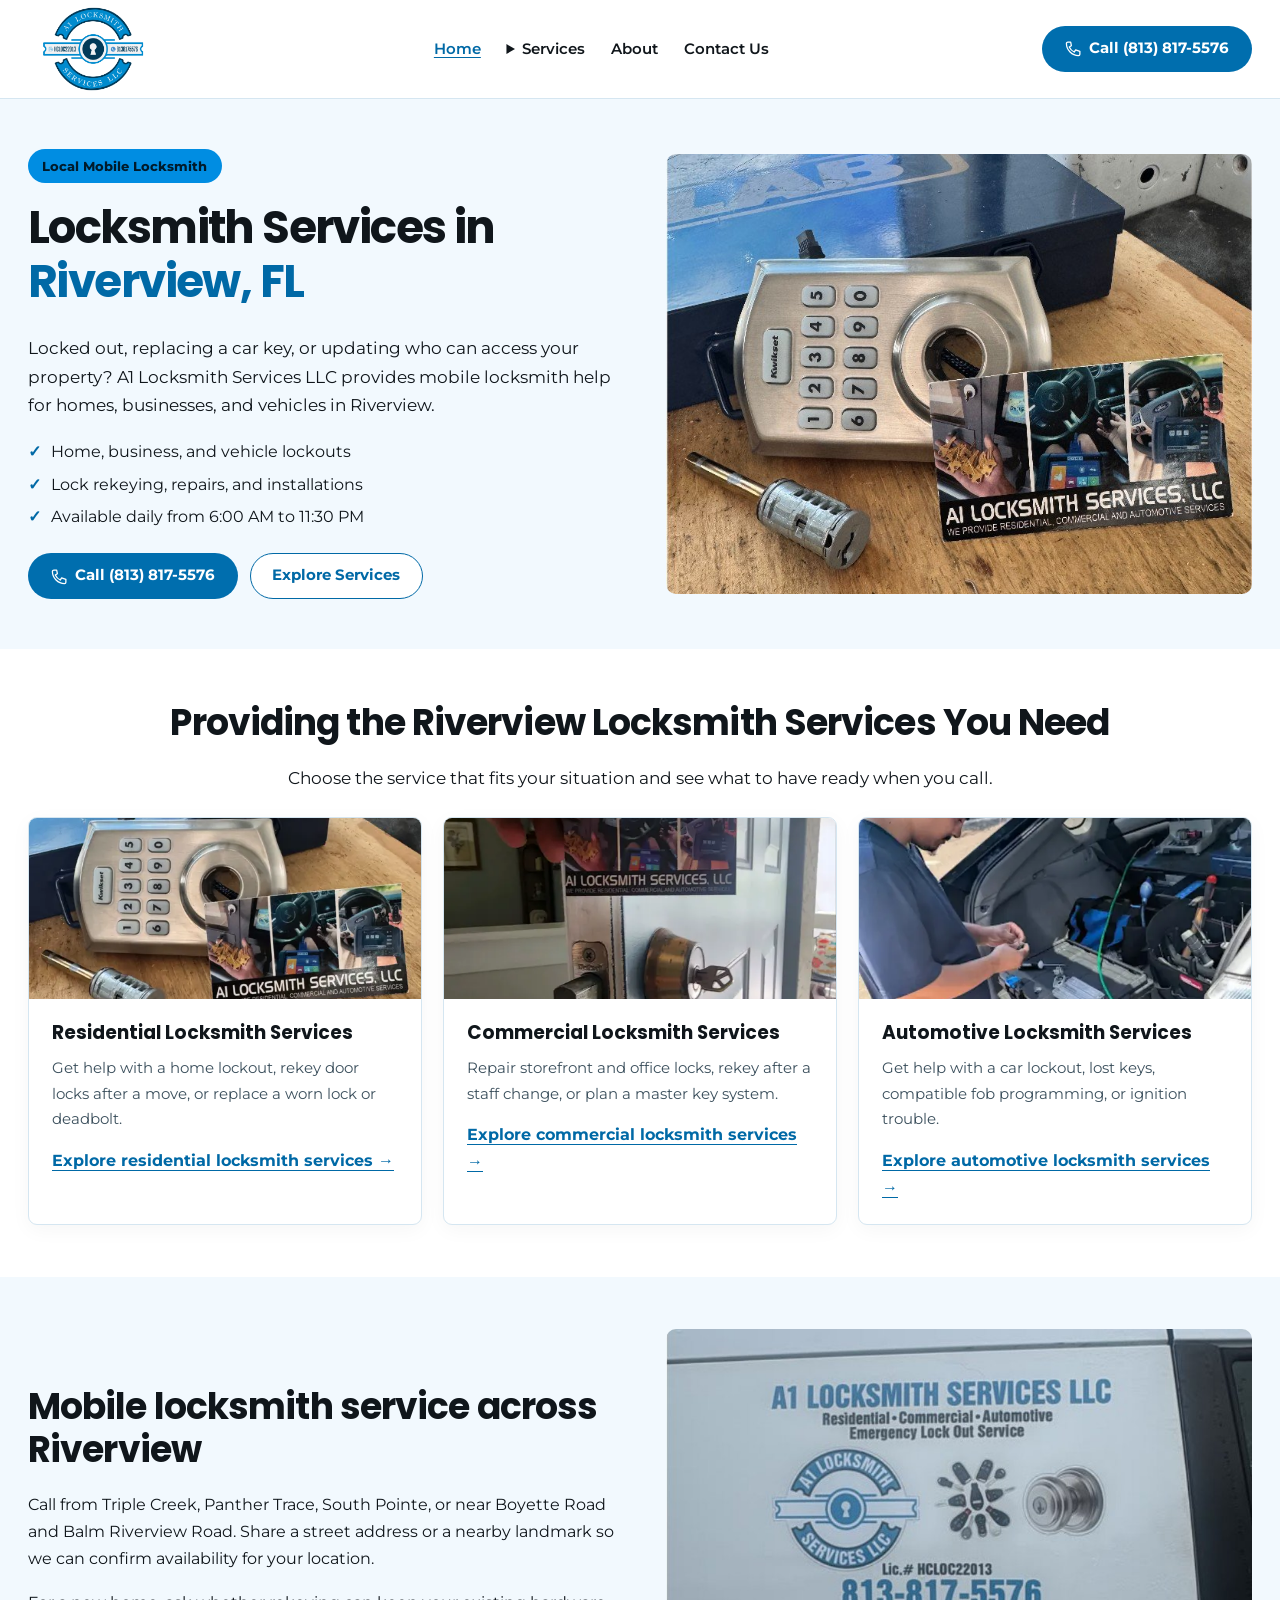
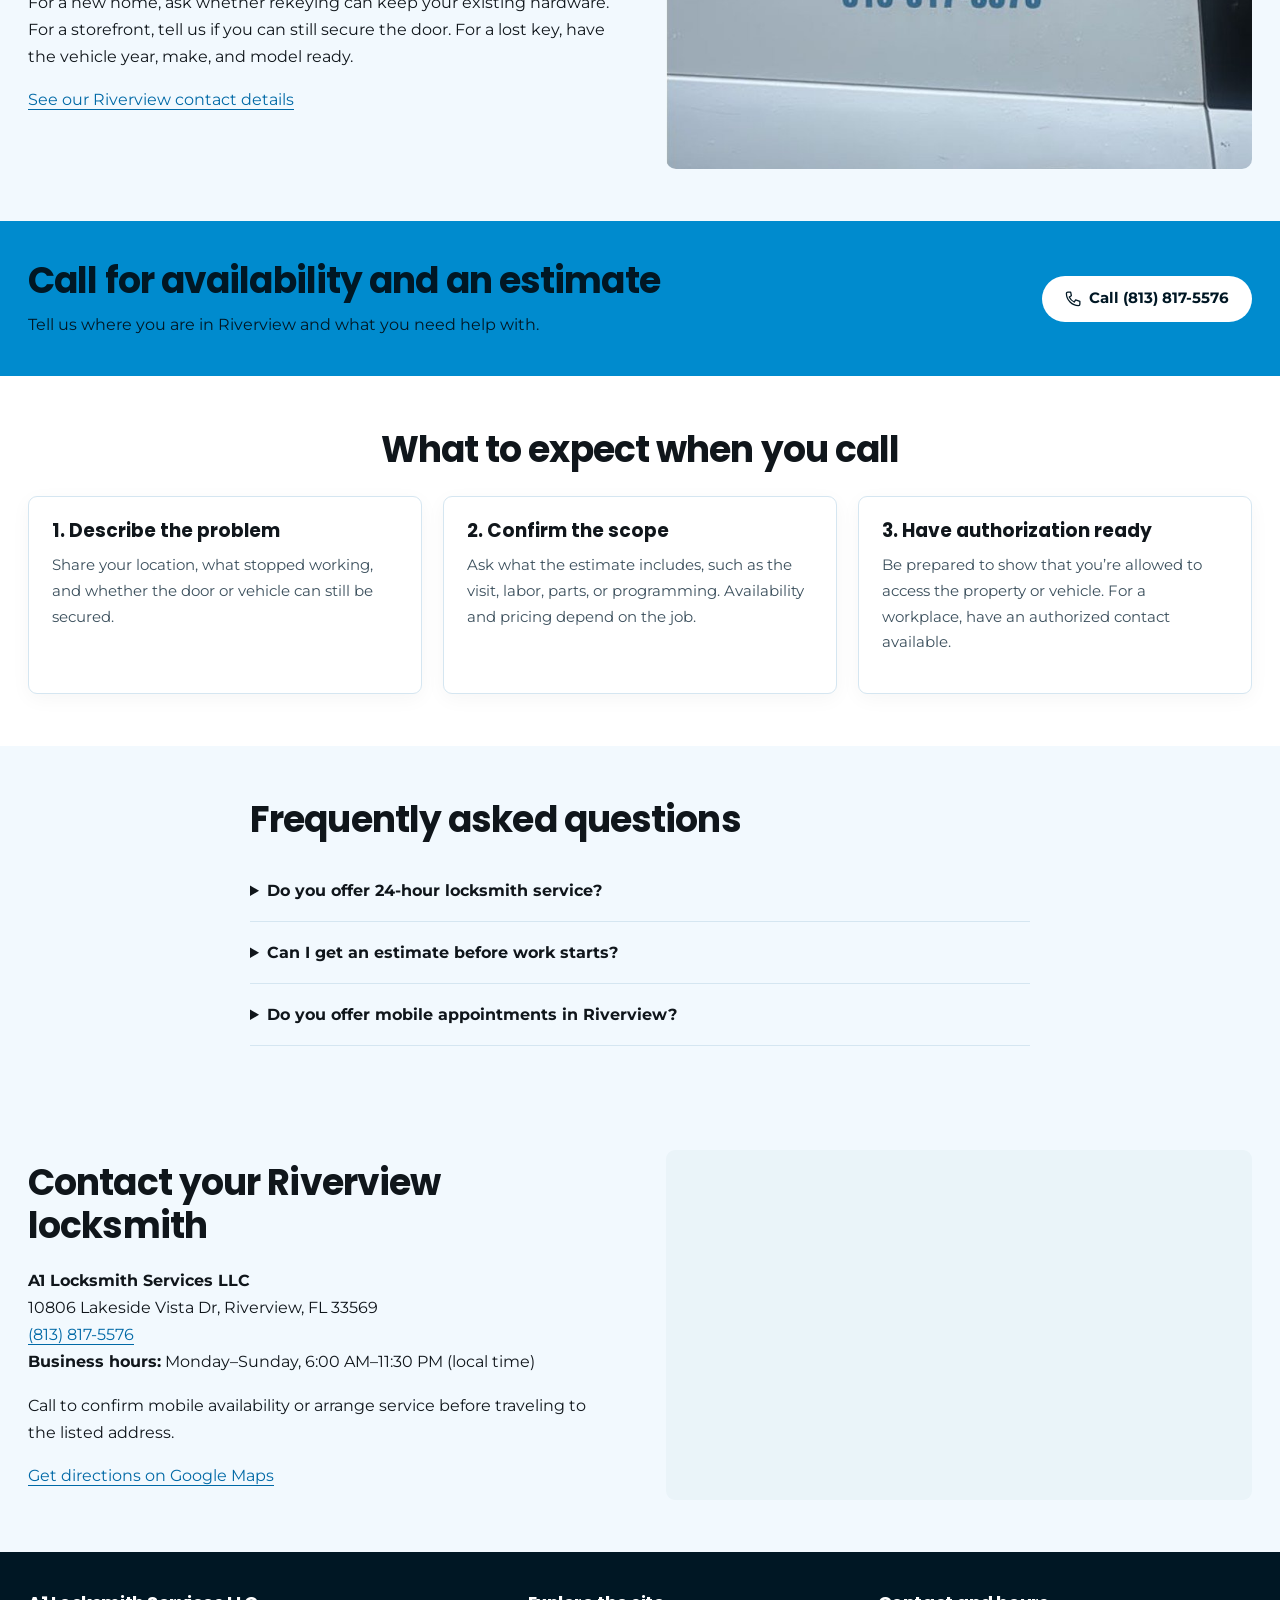
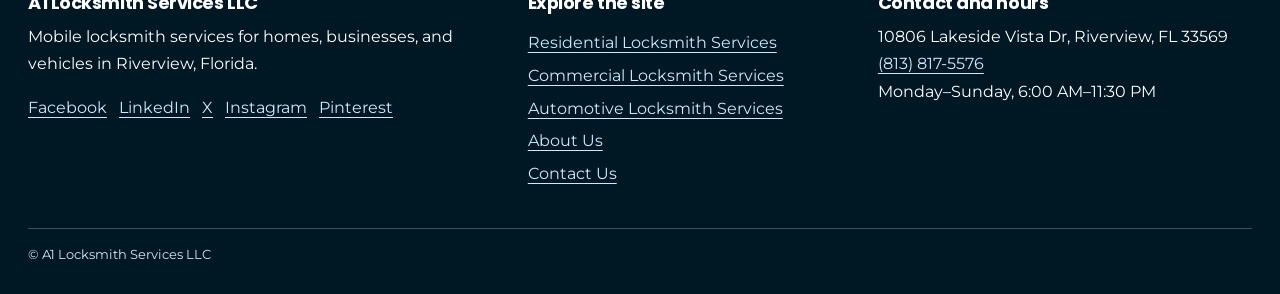
<file: index.html>
<!doctype html>
<html lang="en-US"><head><meta charset="utf-8"><meta name="viewport" content="width=device-width, initial-scale=1"><title>Locksmith in Riverview, FL | A1 Locksmith Services LLC</title><meta name="description" content="Mobile locksmith in Riverview, FL for home, business, and vehicle lockouts, rekeying, lock repair, and car key replacement. Call 813-817-5576."><meta property="og:type" content="website"><meta property="og:title" content="Locksmith in Riverview, FL | A1 Locksmith Services LLC"><meta property="og:description" content="Mobile locksmith in Riverview, FL for home, business, and vehicle lockouts, rekeying, lock repair, and car key replacement. Call 813-817-5576."><meta property="og:locale" content="en_US"><meta name="theme-color" content="#001724"><link rel="icon" href="assets/logo.png" type="image/png"><link rel="stylesheet" href="assets/site.css"><script type="application/ld+json">{"@context": "https://schema.org", "@graph": [{"@type": "Locksmith", "@id": "https://a1locksmithservicesllc.com/#business", "name": "A1 Locksmith Services LLC", "url": "https://a1locksmithservicesllc.com/", "telephone": "+1-813-817-5576", "address": {"@type": "PostalAddress", "streetAddress": "10806 Lakeside Vista Dr", "addressLocality": "Riverview", "addressRegion": "FL", "postalCode": "33569", "addressCountry": "US"}, "areaServed": {"@type": "Place", "name": "Riverview, Florida"}, "openingHoursSpecification": {"@type": "OpeningHoursSpecification", "dayOfWeek": ["Monday", "Tuesday", "Wednesday", "Thursday", "Friday", "Saturday", "Sunday"], "opens": "06:00", "closes": "23:30"}, "sameAs": ["https://www.facebook.com/A1LocksmithServicesLLC", "https://www.linkedin.com/company/a1-locksmith-services-llc/", "https://x.com/a1locksmithllc", "https://www.instagram.com/a1locksmithservices/", "https://www.pinterest.com/a1locksmithservicesllc/"]}]}</script></head><body><a class="skip" href="#main">Skip to content</a><header class="site-header"><div class="wrap navrow"><a class="brand" href="index.html" aria-label="A1 Locksmith Services LLC — Home"><img src="assets/logo.png" width="1536" height="1265" alt=""></a><nav aria-label="Main navigation"><ul class="navlinks"><li><a href="index.html" aria-current="page">Home</a></li><li><details><summary>Services</summary><ul class="submenu"><li><a href="services.html">All Locksmith Services</a></li><li><a href="residential-locksmith.html">Residential Locksmith Services</a></li><li><a href="commercial-locksmith.html">Commercial Locksmith Services</a></li><li><a href="automotive-locksmith.html">Automotive Locksmith Services</a></li></ul></details></li><li><a href="about.html">About</a></li><li><a href="contact.html">Contact Us</a></li></ul></nav><a class="button " href="tel:+18138175576"><svg width="17" height="17" viewBox="0 0 24 24" fill="none" stroke="currentColor" stroke-width="1.8" stroke-linecap="round" stroke-linejoin="round" aria-hidden="true"><path d="M8 3H4c-1 0-2 1-2 2 0 9 8 17 17 17 1 0 2-1 2-2v-4l-6-2-2 3a14 14 0 0 1-7-7l3-2z"/></svg> Call (813) 817-5576</a></div></header><main id="main" tabindex="-1"><section class="hero"><div class="wrap split"><div class="measure"><span class="label">Local Mobile Locksmith</span><h1>Locksmith Services in <span class="accent">Riverview, FL</span></h1><p>Locked out, replacing a car key, or updating who can access your property? A1 Locksmith Services LLC provides mobile locksmith help for homes, businesses, and vehicles in Riverview.</p><ul class="checks"><li>Home, business, and vehicle lockouts</li><li>Lock rekeying, repairs, and installations</li><li>Available daily from 6:00 AM to 11:30 PM</li></ul><div class="actions"><a class="button " href="tel:+18138175576"><svg width="17" height="17" viewBox="0 0 24 24" fill="none" stroke="currentColor" stroke-width="1.8" stroke-linecap="round" stroke-linejoin="round" aria-hidden="true"><path d="M8 3H4c-1 0-2 1-2 2 0 9 8 17 17 17 1 0 2-1 2-2v-4l-6-2-2 3a14 14 0 0 1-7-7l3-2z"/></svg> Call (813) 817-5576</a><a class="button ghost" href="services.html">Explore Services</a></div></div><img class="hero-photo" src="assets/locksmith-riverview-a1locksmithservicellc.jpg" width="765" height="604" alt="Keypad deadbolt, locksmith tools, and A1 Locksmith Services business card" fetchpriority=high decoding="async"></div></section><section class="section"><div class="wrap"><div class="center"><h2>Providing the Riverview Locksmith Services You Need</h2><p class="lead">Choose the service that fits your situation and see what to have ready when you call.</p></div><div class="grid"><article class="card"><img class="" src="assets/Residential-Lock-Rekeying-1.webp" width="575" height="383" alt="Residential keypad deadbolt and lock cylinder on a workbench" loading=lazy decoding="async"><div class="pad"><h3>Residential Locksmith Services</h3><p>Get help with a home lockout, rekey door locks after a move, or replace a worn lock or deadbolt.</p><a href="residential-locksmith.html">Explore residential locksmith services →</a></div></article><article class="card"><img class="" src="assets/Commercial-Lock-Repai.webp" width="575" height="383" alt="Commercial door lock and latch hardware" loading=lazy decoding="async"><div class="pad"><h3>Commercial Locksmith Services</h3><p>Repair storefront and office locks, rekey after a staff change, or plan a master key system.</p><a href="commercial-locksmith.html">Explore commercial locksmith services →</a></div></article><article class="card"><img class="" src="assets/Car-Key-Replacement.webp" width="575" height="383" alt="Automotive locksmith working beside a vehicle" loading=lazy decoding="async"><div class="pad"><h3>Automotive Locksmith Services</h3><p>Get help with a car lockout, lost keys, compatible fob programming, or ignition trouble.</p><a href="automotive-locksmith.html">Explore automotive locksmith services →</a></div></article></div></div></section><section class="section tint"><div class="wrap split"><div><h2>Mobile locksmith service across Riverview</h2><p>Call from Triple Creek, Panther Trace, South Pointe, or near Boyette Road and Balm Riverview Road. Share a street address or a nearby landmark so we can confirm availability for your location.</p><p>For a new home, ask whether rekeying can keep your existing hardware. For a storefront, tell us if you can still secure the door. For a lost key, have the vehicle year, make, and model ready.</p><a href="contact.html">See our Riverview contact details</a></div><img class="hero-photo" src="assets/Mobile-Locksmith-Riverview.jpg" width="752" height="758" alt="A1 Locksmith Services LLC mobile locksmith van" loading=lazy decoding="async"></div></section><section class="strip"><div class="wrap"><div><h2>Call for availability and an estimate</h2><p>Tell us where you are in Riverview and what you need help with.</p></div><a class="button white" href="tel:+18138175576"><svg width="17" height="17" viewBox="0 0 24 24" fill="none" stroke="currentColor" stroke-width="1.8" stroke-linecap="round" stroke-linejoin="round" aria-hidden="true"><path d="M8 3H4c-1 0-2 1-2 2 0 9 8 17 17 17 1 0 2-1 2-2v-4l-6-2-2 3a14 14 0 0 1-7-7l3-2z"/></svg> Call (813) 817-5576</a></div></section><section class="section"><div class="wrap"><div class="center"><h2>What to expect when you call</h2></div><div class="grid"><div class="card pad"><h3>1. Describe the problem</h3><p>Share your location, what stopped working, and whether the door or vehicle can still be secured.</p></div><div class="card pad"><h3>2. Confirm the scope</h3><p>Ask what the estimate includes, such as the visit, labor, parts, or programming. Availability and pricing depend on the job.</p></div><div class="card pad"><h3>3. Have authorization ready</h3><p>Be prepared to show that you’re allowed to access the property or vehicle. For a workplace, have an authorized contact available.</p></div></div></div></section><section class="section tint"><div class="wrap measure"><section class="faqs"><h2>Frequently asked questions</h2><details><summary>Do you offer 24-hour locksmith service?</summary><p>Our listed hours are 6:00 AM to 11:30 PM daily. Call during these hours to check current availability and estimated arrival.</p></details><details><summary>Can I get an estimate before work starts?</summary><p>Call with the location, issue, and type of lock or vehicle. Ask which costs are included and whether the estimate could change after the technician sees the hardware.</p></details><details><summary>Do you offer mobile appointments in Riverview?</summary><p>Yes. Call with your exact address or a nearby landmark so we can confirm service availability for your location.</p></details></section></div></section><section class="section tint"><div class="wrap split"><div><h2>Contact your Riverview locksmith</h2><address><strong>A1 Locksmith Services LLC</strong><br>10806 Lakeside Vista Dr, Riverview, FL 33569<br><a href="tel:+18138175576">(813) 817-5576</a></address><p><strong>Business hours:</strong> Monday–Sunday, 6:00 AM–11:30 PM (local time)</p><p>Call to confirm mobile availability or arrange service before traveling to the listed address.</p><a href="https://www.google.com/maps/dir/?api=1&amp;destination=10806%20Lakeside%20Vista%20Dr%2C%20Riverview%2C%20FL%2033569">Get directions on Google Maps</a></div><iframe class="map" title="Map of A1 Locksmith Services LLC in Riverview, Florida" src="https://www.google.com/maps/embed?pb=!1m18!1m12!1m3!1d903144.9644858995!2d-82.4814605!3d27.843303050000003!2m3!1f0!2f0!3f0!3m2!1i1024!2i768!4f13.1!3m3!1m2!1s0x62af58e8c284b43d%3A0x87a677e9996f589a!2sA1%20Locksmith%20Services%20LLC!5e0!3m2!1sen!2sus!4v1739795015824!5m2!1sen!2sus" width="600" height="450" allowfullscreen loading="lazy" referrerpolicy="no-referrer-when-downgrade"></iframe></div></section></main><footer class="site-footer"><div class="wrap"><div class="footgrid"><div><h2>A1 Locksmith Services LLC</h2><p>Mobile locksmith services for homes, businesses, and vehicles in Riverview, Florida.</p><div class="social" aria-label="Social profiles"><a href="https://www.facebook.com/A1LocksmithServicesLLC">Facebook</a> <a href="https://www.linkedin.com/company/a1-locksmith-services-llc/">LinkedIn</a> <a href="https://x.com/a1locksmithllc">X</a> <a href="https://www.instagram.com/a1locksmithservices/">Instagram</a> <a href="https://www.pinterest.com/a1locksmithservicesllc/">Pinterest</a></div></div><div><h2>Explore the site</h2><ul><li><a href="residential-locksmith.html">Residential Locksmith Services</a></li><li><a href="commercial-locksmith.html">Commercial Locksmith Services</a></li><li><a href="automotive-locksmith.html">Automotive Locksmith Services</a></li><li><a href="about.html">About Us</a></li><li><a href="contact.html">Contact Us</a></li></ul></div><div><h2>Contact and hours</h2><address>10806 Lakeside Vista Dr, Riverview, FL 33569<br><a href="tel:+18138175576">(813) 817-5576</a></address><p>Monday–Sunday, 6:00 AM–11:30 PM</p></div></div><p class="copyright">© A1 Locksmith Services LLC</p></div></footer></body></html>
</file>
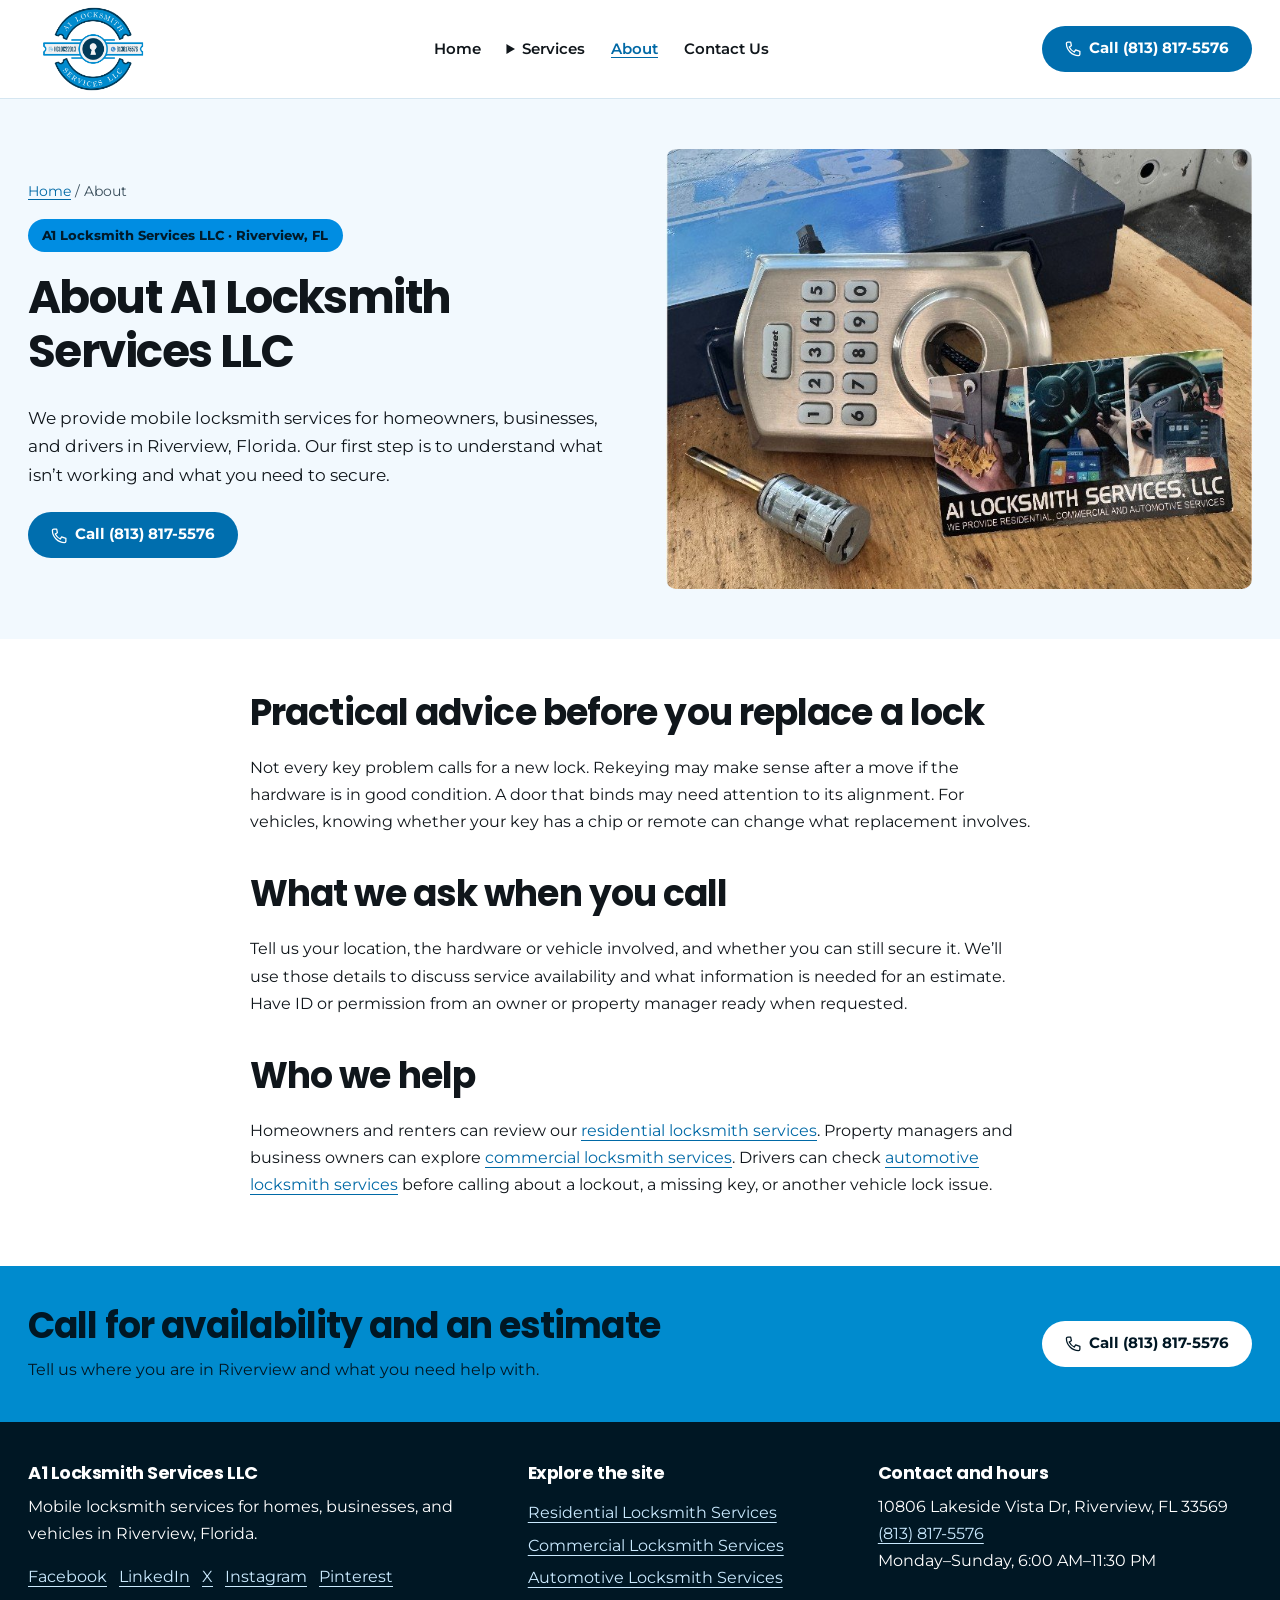
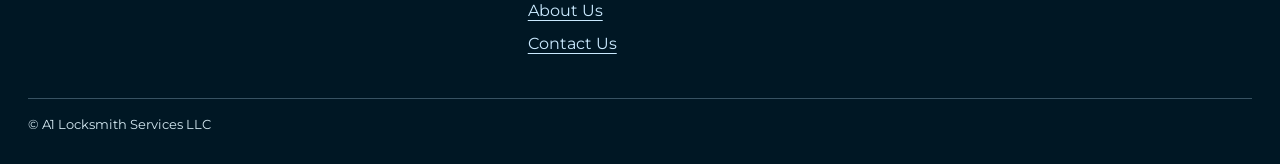
<file: about.html>
<!doctype html>
<html lang="en-US"><head><meta charset="utf-8"><meta name="viewport" content="width=device-width, initial-scale=1"><title>About A1 Locksmith Services LLC | Riverview, FL</title><meta name="description" content="Get to know A1 Locksmith Services LLC, a Riverview mobile locksmith for homes, businesses, and vehicles. Learn what to expect when you call."><meta property="og:type" content="website"><meta property="og:title" content="About A1 Locksmith Services LLC | Riverview, FL"><meta property="og:description" content="Get to know A1 Locksmith Services LLC, a Riverview mobile locksmith for homes, businesses, and vehicles. Learn what to expect when you call."><meta property="og:locale" content="en_US"><meta name="theme-color" content="#001724"><link rel="icon" href="assets/logo.png" type="image/png"><link rel="stylesheet" href="assets/site.css"><script type="application/ld+json">{"@context": "https://schema.org", "@graph": [{"@type": "Locksmith", "@id": "https://a1locksmithservicesllc.com/#business", "name": "A1 Locksmith Services LLC", "url": "https://a1locksmithservicesllc.com/", "telephone": "+1-813-817-5576", "address": {"@type": "PostalAddress", "streetAddress": "10806 Lakeside Vista Dr", "addressLocality": "Riverview", "addressRegion": "FL", "postalCode": "33569", "addressCountry": "US"}, "areaServed": {"@type": "Place", "name": "Riverview, Florida"}, "openingHoursSpecification": {"@type": "OpeningHoursSpecification", "dayOfWeek": ["Monday", "Tuesday", "Wednesday", "Thursday", "Friday", "Saturday", "Sunday"], "opens": "06:00", "closes": "23:30"}, "sameAs": ["https://www.facebook.com/A1LocksmithServicesLLC", "https://www.linkedin.com/company/a1-locksmith-services-llc/", "https://x.com/a1locksmithllc", "https://www.instagram.com/a1locksmithservices/", "https://www.pinterest.com/a1locksmithservicesllc/"]}]}</script></head><body><a class="skip" href="#main">Skip to content</a><header class="site-header"><div class="wrap navrow"><a class="brand" href="index.html" aria-label="A1 Locksmith Services LLC — Home"><img src="assets/logo.png" width="1536" height="1265" alt=""></a><nav aria-label="Main navigation"><ul class="navlinks"><li><a href="index.html">Home</a></li><li><details><summary>Services</summary><ul class="submenu"><li><a href="services.html">All Locksmith Services</a></li><li><a href="residential-locksmith.html">Residential Locksmith Services</a></li><li><a href="commercial-locksmith.html">Commercial Locksmith Services</a></li><li><a href="automotive-locksmith.html">Automotive Locksmith Services</a></li></ul></details></li><li><a href="about.html" aria-current="page">About</a></li><li><a href="contact.html">Contact Us</a></li></ul></nav><a class="button " href="tel:+18138175576"><svg width="17" height="17" viewBox="0 0 24 24" fill="none" stroke="currentColor" stroke-width="1.8" stroke-linecap="round" stroke-linejoin="round" aria-hidden="true"><path d="M8 3H4c-1 0-2 1-2 2 0 9 8 17 17 17 1 0 2-1 2-2v-4l-6-2-2 3a14 14 0 0 1-7-7l3-2z"/></svg> Call (813) 817-5576</a></div></header><main id="main" tabindex="-1"><section class="hero"><div class="wrap split"><div class="measure"><div class="crumb"><a href="index.html">Home</a> / About</div><span class="label">A1 Locksmith Services LLC · Riverview, FL</span><h1>About A1 Locksmith Services LLC</h1><p>We provide mobile locksmith services for homeowners, businesses, and drivers in Riverview, Florida. Our first step is to understand what isn’t working and what you need to secure.</p><div class="actions"><a class="button " href="tel:+18138175576"><svg width="17" height="17" viewBox="0 0 24 24" fill="none" stroke="currentColor" stroke-width="1.8" stroke-linecap="round" stroke-linejoin="round" aria-hidden="true"><path d="M8 3H4c-1 0-2 1-2 2 0 9 8 17 17 17 1 0 2-1 2-2v-4l-6-2-2 3a14 14 0 0 1-7-7l3-2z"/></svg> Call (813) 817-5576</a></div></div><img class="hero-photo" src="assets/locksmith-riverview-a1locksmithservicellc.jpg" width="765" height="604" alt="Locksmith equipment and A1 Locksmith Services business card" fetchpriority=high decoding="async"></div></section><section class="section"><div class="wrap measure prose"><section><h2>Practical advice before you replace a lock</h2><p>Not every key problem calls for a new lock. Rekeying may make sense after a move if the hardware is in good condition. A door that binds may need attention to its alignment. For vehicles, knowing whether your key has a chip or remote can change what replacement involves.</p></section><section><h2>What we ask when you call</h2><p>Tell us your location, the hardware or vehicle involved, and whether you can still secure it. We’ll use those details to discuss service availability and what information is needed for an estimate. Have ID or permission from an owner or property manager ready when requested.</p></section><section><h2>Who we help</h2><p>Homeowners and renters can review our <a href="residential-locksmith.html">residential locksmith services</a>. Property managers and business owners can explore <a href="commercial-locksmith.html">commercial locksmith services</a>. Drivers can check <a href="automotive-locksmith.html">automotive locksmith services</a> before calling about a lockout, a missing key, or another vehicle lock issue.</p></section></div></section><section class="strip"><div class="wrap"><div><h2>Call for availability and an estimate</h2><p>Tell us where you are in Riverview and what you need help with.</p></div><a class="button white" href="tel:+18138175576"><svg width="17" height="17" viewBox="0 0 24 24" fill="none" stroke="currentColor" stroke-width="1.8" stroke-linecap="round" stroke-linejoin="round" aria-hidden="true"><path d="M8 3H4c-1 0-2 1-2 2 0 9 8 17 17 17 1 0 2-1 2-2v-4l-6-2-2 3a14 14 0 0 1-7-7l3-2z"/></svg> Call (813) 817-5576</a></div></section></main><footer class="site-footer"><div class="wrap"><div class="footgrid"><div><h2>A1 Locksmith Services LLC</h2><p>Mobile locksmith services for homes, businesses, and vehicles in Riverview, Florida.</p><div class="social" aria-label="Social profiles"><a href="https://www.facebook.com/A1LocksmithServicesLLC">Facebook</a> <a href="https://www.linkedin.com/company/a1-locksmith-services-llc/">LinkedIn</a> <a href="https://x.com/a1locksmithllc">X</a> <a href="https://www.instagram.com/a1locksmithservices/">Instagram</a> <a href="https://www.pinterest.com/a1locksmithservicesllc/">Pinterest</a></div></div><div><h2>Explore the site</h2><ul><li><a href="residential-locksmith.html">Residential Locksmith Services</a></li><li><a href="commercial-locksmith.html">Commercial Locksmith Services</a></li><li><a href="automotive-locksmith.html">Automotive Locksmith Services</a></li><li><a href="about.html">About Us</a></li><li><a href="contact.html">Contact Us</a></li></ul></div><div><h2>Contact and hours</h2><address>10806 Lakeside Vista Dr, Riverview, FL 33569<br><a href="tel:+18138175576">(813) 817-5576</a></address><p>Monday–Sunday, 6:00 AM–11:30 PM</p></div></div><p class="copyright">© A1 Locksmith Services LLC</p></div></footer></body></html>
</file>
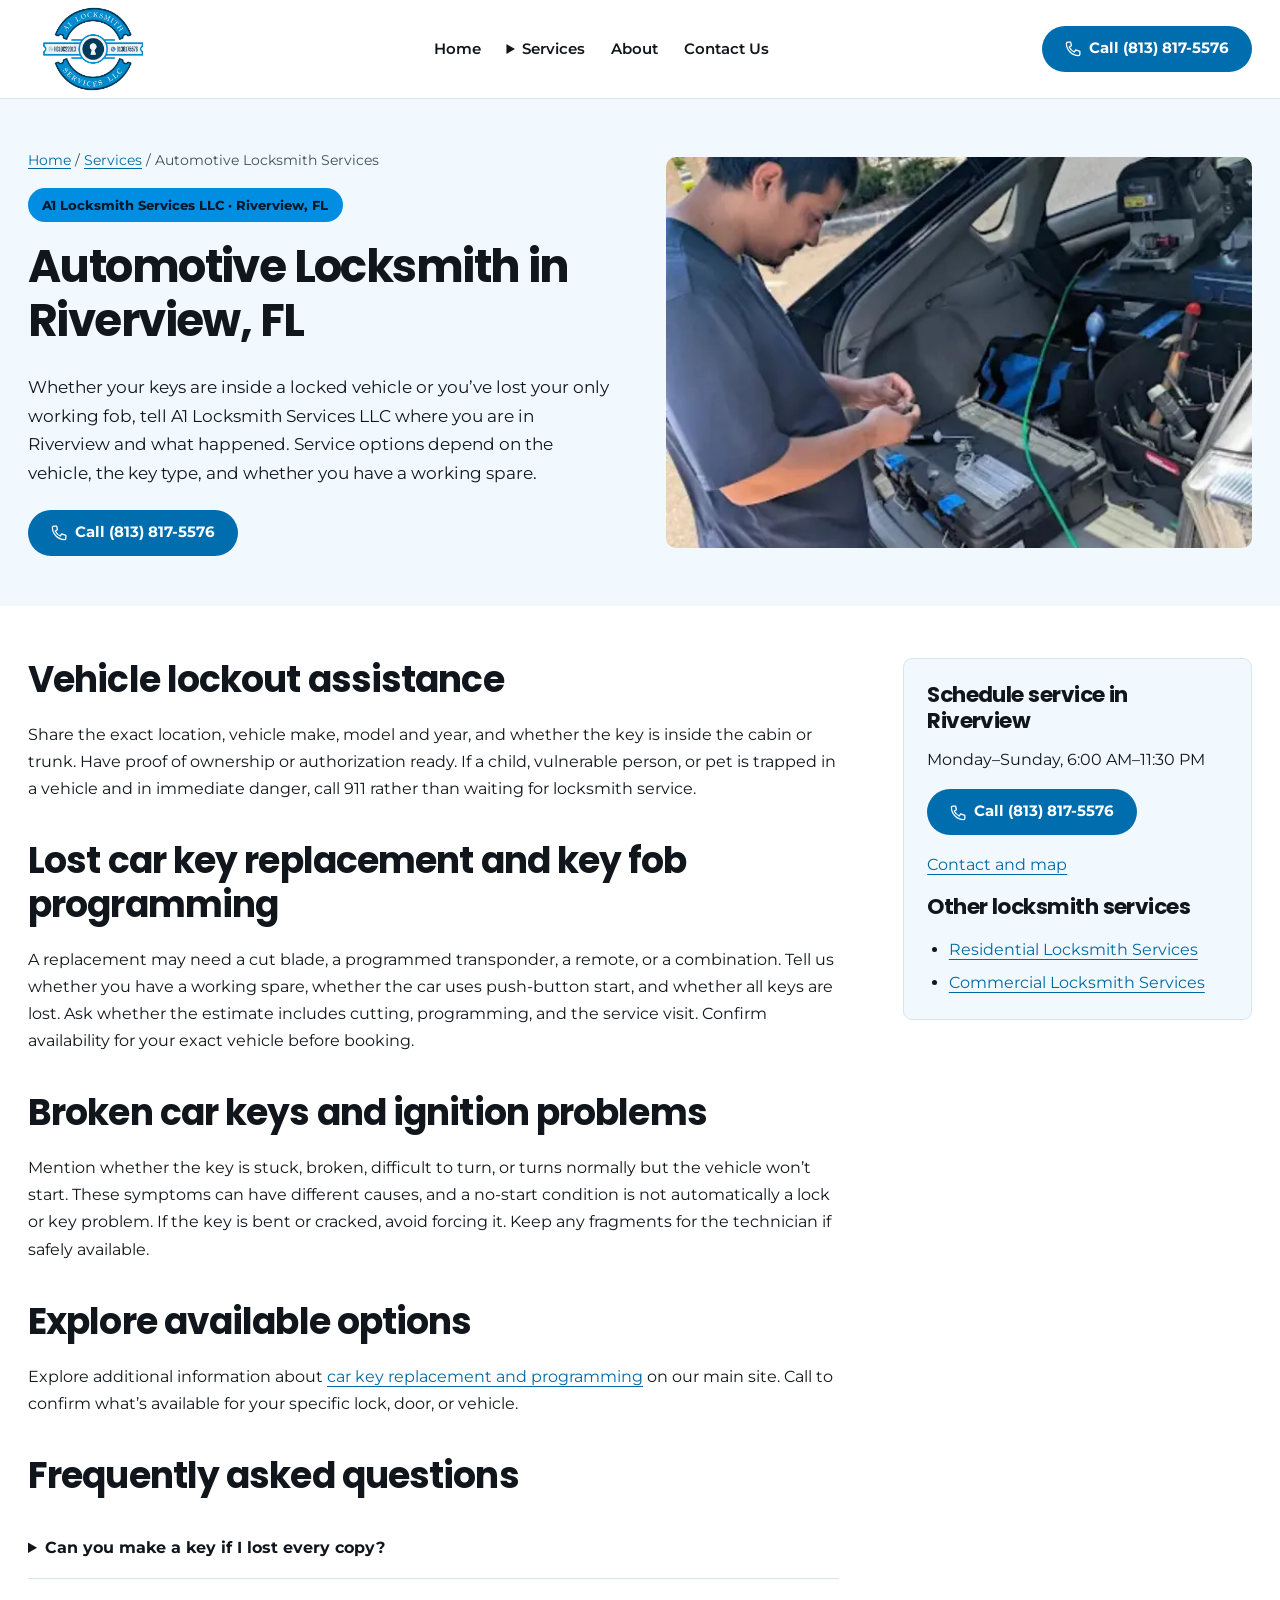
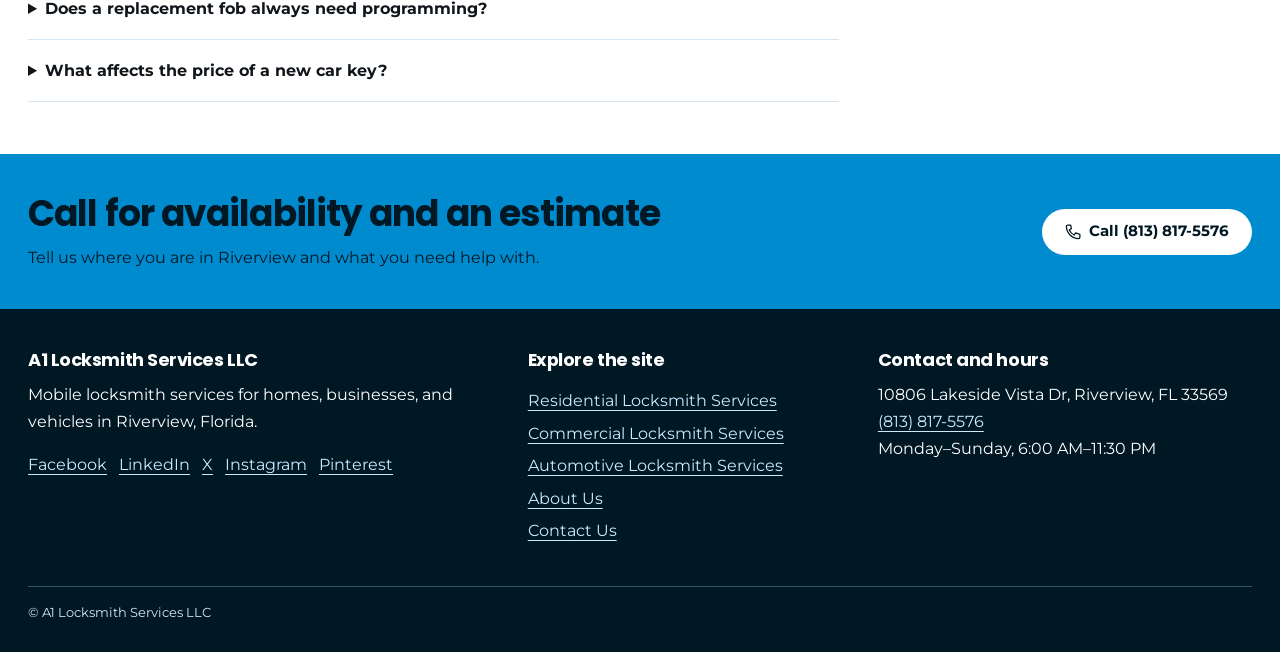
<file: automotive-locksmith.html>
<!doctype html>
<html lang="en-US"><head><meta charset="utf-8"><meta name="viewport" content="width=device-width, initial-scale=1"><title>Automotive Locksmith in Riverview, FL | A1 Locksmith</title><meta name="description" content="Get help with a car lockout, lost keys, compatible fob programming, or ignition trouble. Mobile service in Riverview, FL. Call 813-817-5576 to check availability."><meta property="og:type" content="website"><meta property="og:title" content="Automotive Locksmith in Riverview, FL | A1 Locksmith"><meta property="og:description" content="Get help with a car lockout, lost keys, compatible fob programming, or ignition trouble. Mobile service in Riverview, FL. Call 813-817-5576 to check availability."><meta property="og:locale" content="en_US"><meta name="theme-color" content="#001724"><link rel="icon" href="assets/logo.png" type="image/png"><link rel="stylesheet" href="assets/site.css"><script type="application/ld+json">{"@context": "https://schema.org", "@graph": [{"@type": "Locksmith", "@id": "https://a1locksmithservicesllc.com/#business", "name": "A1 Locksmith Services LLC", "url": "https://a1locksmithservicesllc.com/", "telephone": "+1-813-817-5576", "address": {"@type": "PostalAddress", "streetAddress": "10806 Lakeside Vista Dr", "addressLocality": "Riverview", "addressRegion": "FL", "postalCode": "33569", "addressCountry": "US"}, "areaServed": {"@type": "Place", "name": "Riverview, Florida"}, "openingHoursSpecification": {"@type": "OpeningHoursSpecification", "dayOfWeek": ["Monday", "Tuesday", "Wednesday", "Thursday", "Friday", "Saturday", "Sunday"], "opens": "06:00", "closes": "23:30"}, "sameAs": ["https://www.facebook.com/A1LocksmithServicesLLC", "https://www.linkedin.com/company/a1-locksmith-services-llc/", "https://x.com/a1locksmithllc", "https://www.instagram.com/a1locksmithservices/", "https://www.pinterest.com/a1locksmithservicesllc/"]}, {"@type": "Service", "name": "Automotive Locksmith Services", "serviceType": "Automotive Locksmith Services", "provider": {"@id": "https://a1locksmithservicesllc.com/#business"}, "areaServed": {"@type": "Place", "name": "Riverview, Florida"}, "description": "Get help with a car lockout, lost keys, compatible fob programming, or ignition trouble. Mobile service in Riverview, FL. Call 813-817-5576 to check availability."}]}</script></head><body><a class="skip" href="#main">Skip to content</a><header class="site-header"><div class="wrap navrow"><a class="brand" href="index.html" aria-label="A1 Locksmith Services LLC — Home"><img src="assets/logo.png" width="1536" height="1265" alt=""></a><nav aria-label="Main navigation"><ul class="navlinks"><li><a href="index.html">Home</a></li><li><details><summary>Services</summary><ul class="submenu"><li><a href="services.html">All Locksmith Services</a></li><li><a href="residential-locksmith.html">Residential Locksmith Services</a></li><li><a href="commercial-locksmith.html">Commercial Locksmith Services</a></li><li><a href="automotive-locksmith.html" aria-current="page">Automotive Locksmith Services</a></li></ul></details></li><li><a href="about.html">About</a></li><li><a href="contact.html">Contact Us</a></li></ul></nav><a class="button " href="tel:+18138175576"><svg width="17" height="17" viewBox="0 0 24 24" fill="none" stroke="currentColor" stroke-width="1.8" stroke-linecap="round" stroke-linejoin="round" aria-hidden="true"><path d="M8 3H4c-1 0-2 1-2 2 0 9 8 17 17 17 1 0 2-1 2-2v-4l-6-2-2 3a14 14 0 0 1-7-7l3-2z"/></svg> Call (813) 817-5576</a></div></header><main id="main" tabindex="-1"><section class="hero"><div class="wrap split"><div class="measure"><div class="crumb"><a href="index.html">Home</a> / <a href=services.html>Services</a> / Automotive Locksmith Services</div><span class="label">A1 Locksmith Services LLC · Riverview, FL</span><h1>Automotive Locksmith in Riverview, FL</h1><p>Whether your keys are inside a locked vehicle or you’ve lost your only working fob, tell A1 Locksmith Services LLC where you are in Riverview and what happened. Service options depend on the vehicle, the key type, and whether you have a working spare.</p><div class="actions"><a class="button " href="tel:+18138175576"><svg width="17" height="17" viewBox="0 0 24 24" fill="none" stroke="currentColor" stroke-width="1.8" stroke-linecap="round" stroke-linejoin="round" aria-hidden="true"><path d="M8 3H4c-1 0-2 1-2 2 0 9 8 17 17 17 1 0 2-1 2-2v-4l-6-2-2 3a14 14 0 0 1-7-7l3-2z"/></svg> Call (813) 817-5576</a></div></div><img class="hero-photo" src="assets/Car-Key-Replacement.webp" width="575" height="383" alt="Automotive locksmith working beside a vehicle" fetchpriority=high decoding="async"></div></section><div class="section"><div class="wrap content-grid"><article class="prose"><section><h2>Vehicle lockout assistance</h2><p>Share the exact location, vehicle make, model and year, and whether the key is inside the cabin or trunk. Have proof of ownership or authorization ready. If a child, vulnerable person, or pet is trapped in a vehicle and in immediate danger, call 911 rather than waiting for locksmith service.</p></section><section><h2>Lost car key replacement and key fob programming</h2><p>A replacement may need a cut blade, a programmed transponder, a remote, or a combination. Tell us whether you have a working spare, whether the car uses push-button start, and whether all keys are lost. Ask whether the estimate includes cutting, programming, and the service visit. Confirm availability for your exact vehicle before booking.</p></section><section><h2>Broken car keys and ignition problems</h2><p>Mention whether the key is stuck, broken, difficult to turn, or turns normally but the vehicle won’t start. These symptoms can have different causes, and a no-start condition is not automatically a lock or key problem. If the key is bent or cracked, avoid forcing it. Keep any fragments for the technician if safely available.</p></section><section><h2>Explore available options</h2><p>Explore additional information about <a href="https://a1locksmithservicesllc.com/automotive-locksmith/">car key replacement and programming</a> on our main site. Call to confirm what’s available for your specific lock, door, or vehicle.</p></section><section class="faqs"><h2>Frequently asked questions</h2><details><summary>Can you make a key if I lost every copy?</summary><p>It depends on the vehicle and its security system. Provide the make, model, year, and key type so availability can be confirmed. Have proof of ownership or authorization available.</p></details><details><summary>Does a replacement fob always need programming?</summary><p>Many modern fobs do. A dead battery, failed remote, and an unrecognized transponder can behave differently, so describe what the vehicle does when you try the key.</p></details><details><summary>What affects the price of a new car key?</summary><p>Vehicle year, key type, parts, whether a working spare exists, and whether cutting or programming is needed can all affect the estimate.</p></details></section></article><aside class="aside"><h2>Schedule service in Riverview</h2><p>Monday–Sunday, 6:00 AM–11:30 PM</p><a class="button " href="tel:+18138175576"><svg width="17" height="17" viewBox="0 0 24 24" fill="none" stroke="currentColor" stroke-width="1.8" stroke-linecap="round" stroke-linejoin="round" aria-hidden="true"><path d="M8 3H4c-1 0-2 1-2 2 0 9 8 17 17 17 1 0 2-1 2-2v-4l-6-2-2 3a14 14 0 0 1-7-7l3-2z"/></svg> Call (813) 817-5576</a><p style="margin-top:1rem"><a href="contact.html">Contact and map</a></p><h2>Other locksmith services</h2><ul><li><a href="residential-locksmith.html">Residential Locksmith Services</a></li><li><a href="commercial-locksmith.html">Commercial Locksmith Services</a></li></ul></aside></div></div><section class="strip"><div class="wrap"><div><h2>Call for availability and an estimate</h2><p>Tell us where you are in Riverview and what you need help with.</p></div><a class="button white" href="tel:+18138175576"><svg width="17" height="17" viewBox="0 0 24 24" fill="none" stroke="currentColor" stroke-width="1.8" stroke-linecap="round" stroke-linejoin="round" aria-hidden="true"><path d="M8 3H4c-1 0-2 1-2 2 0 9 8 17 17 17 1 0 2-1 2-2v-4l-6-2-2 3a14 14 0 0 1-7-7l3-2z"/></svg> Call (813) 817-5576</a></div></section></main><footer class="site-footer"><div class="wrap"><div class="footgrid"><div><h2>A1 Locksmith Services LLC</h2><p>Mobile locksmith services for homes, businesses, and vehicles in Riverview, Florida.</p><div class="social" aria-label="Social profiles"><a href="https://www.facebook.com/A1LocksmithServicesLLC">Facebook</a> <a href="https://www.linkedin.com/company/a1-locksmith-services-llc/">LinkedIn</a> <a href="https://x.com/a1locksmithllc">X</a> <a href="https://www.instagram.com/a1locksmithservices/">Instagram</a> <a href="https://www.pinterest.com/a1locksmithservicesllc/">Pinterest</a></div></div><div><h2>Explore the site</h2><ul><li><a href="residential-locksmith.html">Residential Locksmith Services</a></li><li><a href="commercial-locksmith.html">Commercial Locksmith Services</a></li><li><a href="automotive-locksmith.html">Automotive Locksmith Services</a></li><li><a href="about.html">About Us</a></li><li><a href="contact.html">Contact Us</a></li></ul></div><div><h2>Contact and hours</h2><address>10806 Lakeside Vista Dr, Riverview, FL 33569<br><a href="tel:+18138175576">(813) 817-5576</a></address><p>Monday–Sunday, 6:00 AM–11:30 PM</p></div></div><p class="copyright">© A1 Locksmith Services LLC</p></div></footer></body></html>
</file>
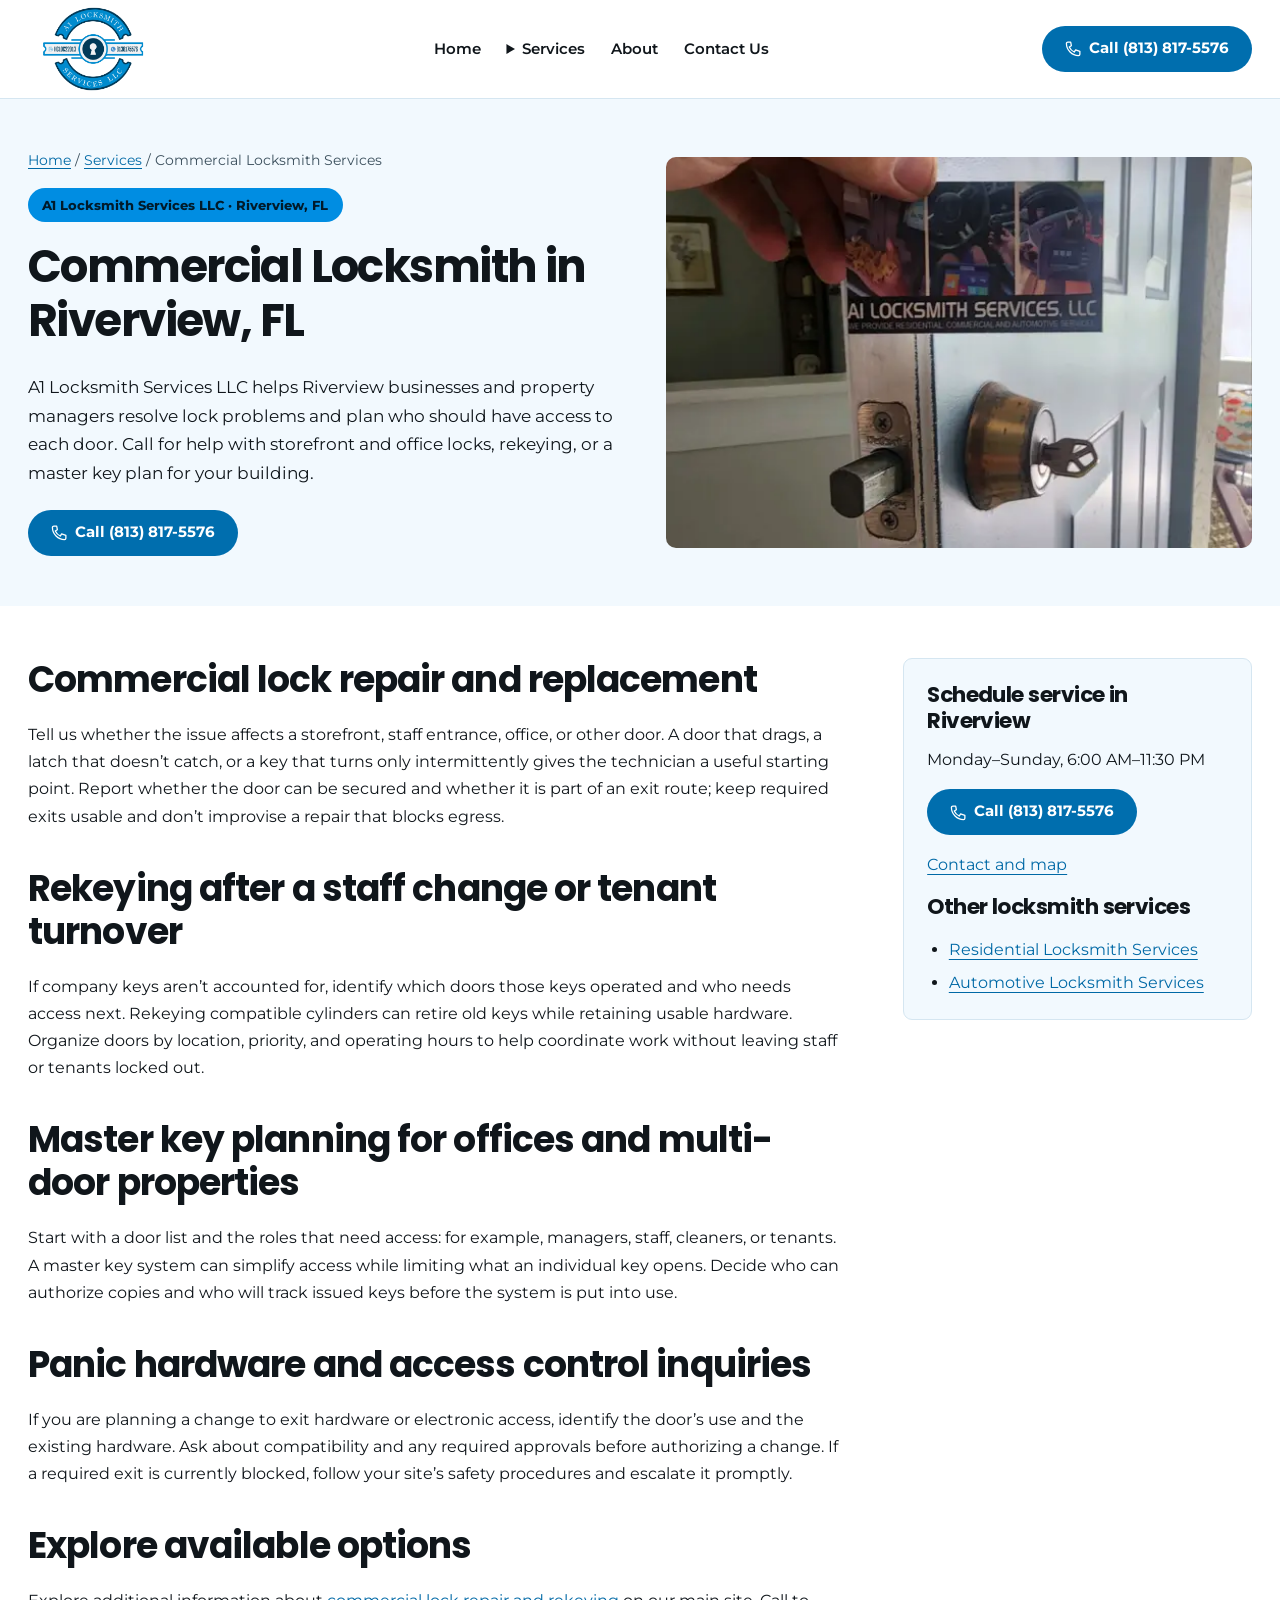
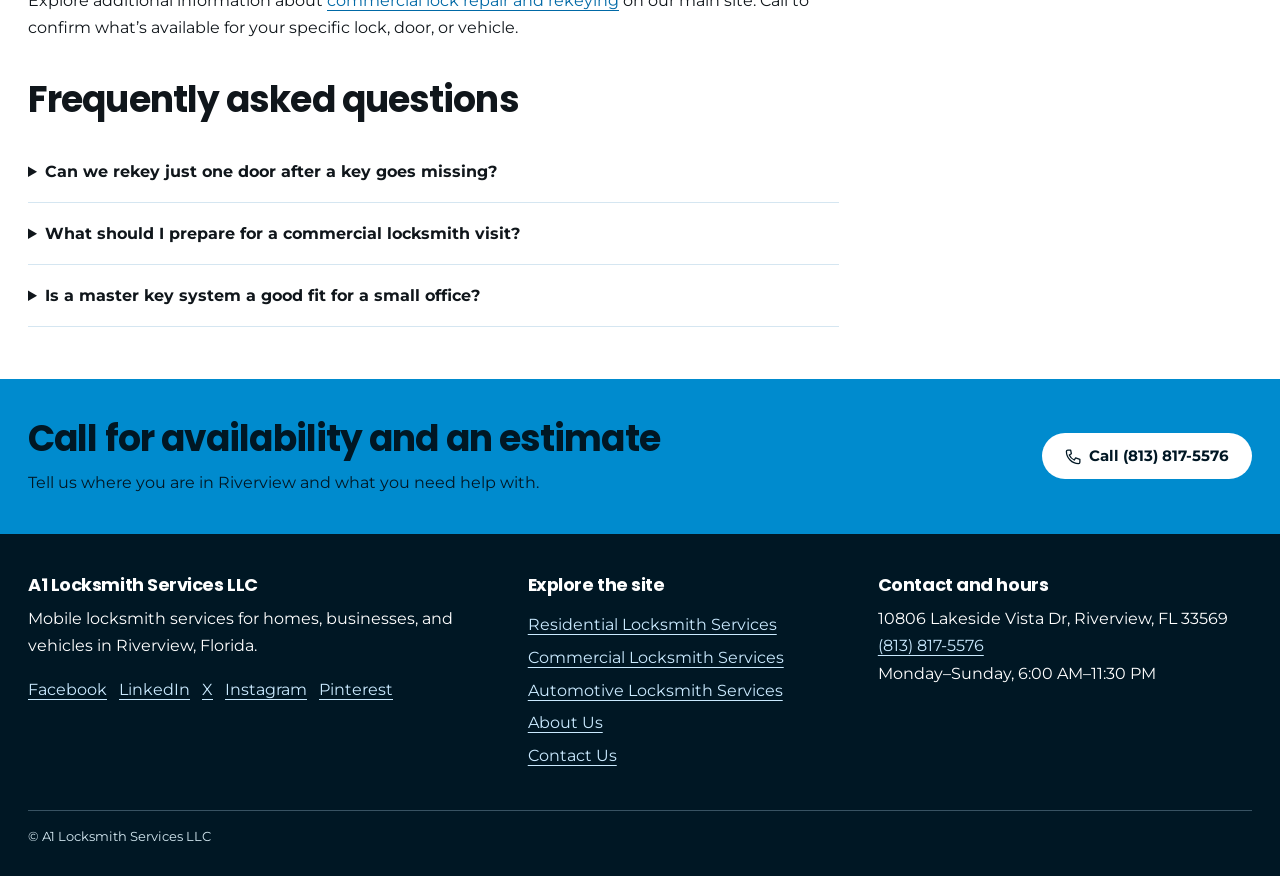
<file: commercial-locksmith.html>
<!doctype html>
<html lang="en-US"><head><meta charset="utf-8"><meta name="viewport" content="width=device-width, initial-scale=1"><title>Commercial Locksmith in Riverview, FL | A1 Locksmith</title><meta name="description" content="Repair storefront and office locks, rekey after a staff change, or plan a master key system. Mobile service in Riverview, FL. Call 813-817-5576 to check availability."><meta property="og:type" content="website"><meta property="og:title" content="Commercial Locksmith in Riverview, FL | A1 Locksmith"><meta property="og:description" content="Repair storefront and office locks, rekey after a staff change, or plan a master key system. Mobile service in Riverview, FL. Call 813-817-5576 to check availability."><meta property="og:locale" content="en_US"><meta name="theme-color" content="#001724"><link rel="icon" href="assets/logo.png" type="image/png"><link rel="stylesheet" href="assets/site.css"><script type="application/ld+json">{"@context": "https://schema.org", "@graph": [{"@type": "Locksmith", "@id": "https://a1locksmithservicesllc.com/#business", "name": "A1 Locksmith Services LLC", "url": "https://a1locksmithservicesllc.com/", "telephone": "+1-813-817-5576", "address": {"@type": "PostalAddress", "streetAddress": "10806 Lakeside Vista Dr", "addressLocality": "Riverview", "addressRegion": "FL", "postalCode": "33569", "addressCountry": "US"}, "areaServed": {"@type": "Place", "name": "Riverview, Florida"}, "openingHoursSpecification": {"@type": "OpeningHoursSpecification", "dayOfWeek": ["Monday", "Tuesday", "Wednesday", "Thursday", "Friday", "Saturday", "Sunday"], "opens": "06:00", "closes": "23:30"}, "sameAs": ["https://www.facebook.com/A1LocksmithServicesLLC", "https://www.linkedin.com/company/a1-locksmith-services-llc/", "https://x.com/a1locksmithllc", "https://www.instagram.com/a1locksmithservices/", "https://www.pinterest.com/a1locksmithservicesllc/"]}, {"@type": "Service", "name": "Commercial Locksmith Services", "serviceType": "Commercial Locksmith Services", "provider": {"@id": "https://a1locksmithservicesllc.com/#business"}, "areaServed": {"@type": "Place", "name": "Riverview, Florida"}, "description": "Repair storefront and office locks, rekey after a staff change, or plan a master key system. Mobile service in Riverview, FL. Call 813-817-5576 to check availability."}]}</script></head><body><a class="skip" href="#main">Skip to content</a><header class="site-header"><div class="wrap navrow"><a class="brand" href="index.html" aria-label="A1 Locksmith Services LLC — Home"><img src="assets/logo.png" width="1536" height="1265" alt=""></a><nav aria-label="Main navigation"><ul class="navlinks"><li><a href="index.html">Home</a></li><li><details><summary>Services</summary><ul class="submenu"><li><a href="services.html">All Locksmith Services</a></li><li><a href="residential-locksmith.html">Residential Locksmith Services</a></li><li><a href="commercial-locksmith.html" aria-current="page">Commercial Locksmith Services</a></li><li><a href="automotive-locksmith.html">Automotive Locksmith Services</a></li></ul></details></li><li><a href="about.html">About</a></li><li><a href="contact.html">Contact Us</a></li></ul></nav><a class="button " href="tel:+18138175576"><svg width="17" height="17" viewBox="0 0 24 24" fill="none" stroke="currentColor" stroke-width="1.8" stroke-linecap="round" stroke-linejoin="round" aria-hidden="true"><path d="M8 3H4c-1 0-2 1-2 2 0 9 8 17 17 17 1 0 2-1 2-2v-4l-6-2-2 3a14 14 0 0 1-7-7l3-2z"/></svg> Call (813) 817-5576</a></div></header><main id="main" tabindex="-1"><section class="hero"><div class="wrap split"><div class="measure"><div class="crumb"><a href="index.html">Home</a> / <a href=services.html>Services</a> / Commercial Locksmith Services</div><span class="label">A1 Locksmith Services LLC · Riverview, FL</span><h1>Commercial Locksmith in Riverview, FL</h1><p>A1 Locksmith Services LLC helps Riverview businesses and property managers resolve lock problems and plan who should have access to each door. Call for help with storefront and office locks, rekeying, or a master key plan for your building.</p><div class="actions"><a class="button " href="tel:+18138175576"><svg width="17" height="17" viewBox="0 0 24 24" fill="none" stroke="currentColor" stroke-width="1.8" stroke-linecap="round" stroke-linejoin="round" aria-hidden="true"><path d="M8 3H4c-1 0-2 1-2 2 0 9 8 17 17 17 1 0 2-1 2-2v-4l-6-2-2 3a14 14 0 0 1-7-7l3-2z"/></svg> Call (813) 817-5576</a></div></div><img class="hero-photo" src="assets/Commercial-Lock-Repai.webp" width="575" height="383" alt="Commercial door lock and latch hardware" fetchpriority=high decoding="async"></div></section><div class="section"><div class="wrap content-grid"><article class="prose"><section><h2>Commercial lock repair and replacement</h2><p>Tell us whether the issue affects a storefront, staff entrance, office, or other door. A door that drags, a latch that doesn’t catch, or a key that turns only intermittently gives the technician a useful starting point. Report whether the door can be secured and whether it is part of an exit route; keep required exits usable and don’t improvise a repair that blocks egress.</p></section><section><h2>Rekeying after a staff change or tenant turnover</h2><p>If company keys aren’t accounted for, identify which doors those keys operated and who needs access next. Rekeying compatible cylinders can retire old keys while retaining usable hardware. Organize doors by location, priority, and operating hours to help coordinate work without leaving staff or tenants locked out.</p></section><section><h2>Master key planning for offices and multi-door properties</h2><p>Start with a door list and the roles that need access: for example, managers, staff, cleaners, or tenants. A master key system can simplify access while limiting what an individual key opens. Decide who can authorize copies and who will track issued keys before the system is put into use.</p></section><section><h2>Panic hardware and access control inquiries</h2><p>If you are planning a change to exit hardware or electronic access, identify the door’s use and the existing hardware. Ask about compatibility and any required approvals before authorizing a change. If a required exit is currently blocked, follow your site’s safety procedures and escalate it promptly.</p></section><section><h2>Explore available options</h2><p>Explore additional information about <a href="https://a1locksmithservicesllc.com/commercial-locksmith/">commercial lock repair and rekeying</a> on our main site. Call to confirm what’s available for your specific lock, door, or vehicle.</p></section><section class="faqs"><h2>Frequently asked questions</h2><details><summary>Can we rekey just one door after a key goes missing?</summary><p>Often, if that key only operated one compatible cylinder. If it was a master key or worked on multiple doors, review the full set of affected openings first.</p></details><details><summary>What should I prepare for a commercial locksmith visit?</summary><p>Have an authorized contact, door location, hardware details, and preferred access hours ready. Say if the problem affects a public entrance or required exit.</p></details><details><summary>Is a master key system a good fit for a small office?</summary><p>It depends on how many doors you have and whether staff need different access levels. A door and role list makes the options easier to compare.</p></details></section></article><aside class="aside"><h2>Schedule service in Riverview</h2><p>Monday–Sunday, 6:00 AM–11:30 PM</p><a class="button " href="tel:+18138175576"><svg width="17" height="17" viewBox="0 0 24 24" fill="none" stroke="currentColor" stroke-width="1.8" stroke-linecap="round" stroke-linejoin="round" aria-hidden="true"><path d="M8 3H4c-1 0-2 1-2 2 0 9 8 17 17 17 1 0 2-1 2-2v-4l-6-2-2 3a14 14 0 0 1-7-7l3-2z"/></svg> Call (813) 817-5576</a><p style="margin-top:1rem"><a href="contact.html">Contact and map</a></p><h2>Other locksmith services</h2><ul><li><a href="residential-locksmith.html">Residential Locksmith Services</a></li><li><a href="automotive-locksmith.html">Automotive Locksmith Services</a></li></ul></aside></div></div><section class="strip"><div class="wrap"><div><h2>Call for availability and an estimate</h2><p>Tell us where you are in Riverview and what you need help with.</p></div><a class="button white" href="tel:+18138175576"><svg width="17" height="17" viewBox="0 0 24 24" fill="none" stroke="currentColor" stroke-width="1.8" stroke-linecap="round" stroke-linejoin="round" aria-hidden="true"><path d="M8 3H4c-1 0-2 1-2 2 0 9 8 17 17 17 1 0 2-1 2-2v-4l-6-2-2 3a14 14 0 0 1-7-7l3-2z"/></svg> Call (813) 817-5576</a></div></section></main><footer class="site-footer"><div class="wrap"><div class="footgrid"><div><h2>A1 Locksmith Services LLC</h2><p>Mobile locksmith services for homes, businesses, and vehicles in Riverview, Florida.</p><div class="social" aria-label="Social profiles"><a href="https://www.facebook.com/A1LocksmithServicesLLC">Facebook</a> <a href="https://www.linkedin.com/company/a1-locksmith-services-llc/">LinkedIn</a> <a href="https://x.com/a1locksmithllc">X</a> <a href="https://www.instagram.com/a1locksmithservices/">Instagram</a> <a href="https://www.pinterest.com/a1locksmithservicesllc/">Pinterest</a></div></div><div><h2>Explore the site</h2><ul><li><a href="residential-locksmith.html">Residential Locksmith Services</a></li><li><a href="commercial-locksmith.html">Commercial Locksmith Services</a></li><li><a href="automotive-locksmith.html">Automotive Locksmith Services</a></li><li><a href="about.html">About Us</a></li><li><a href="contact.html">Contact Us</a></li></ul></div><div><h2>Contact and hours</h2><address>10806 Lakeside Vista Dr, Riverview, FL 33569<br><a href="tel:+18138175576">(813) 817-5576</a></address><p>Monday–Sunday, 6:00 AM–11:30 PM</p></div></div><p class="copyright">© A1 Locksmith Services LLC</p></div></footer></body></html>
</file>
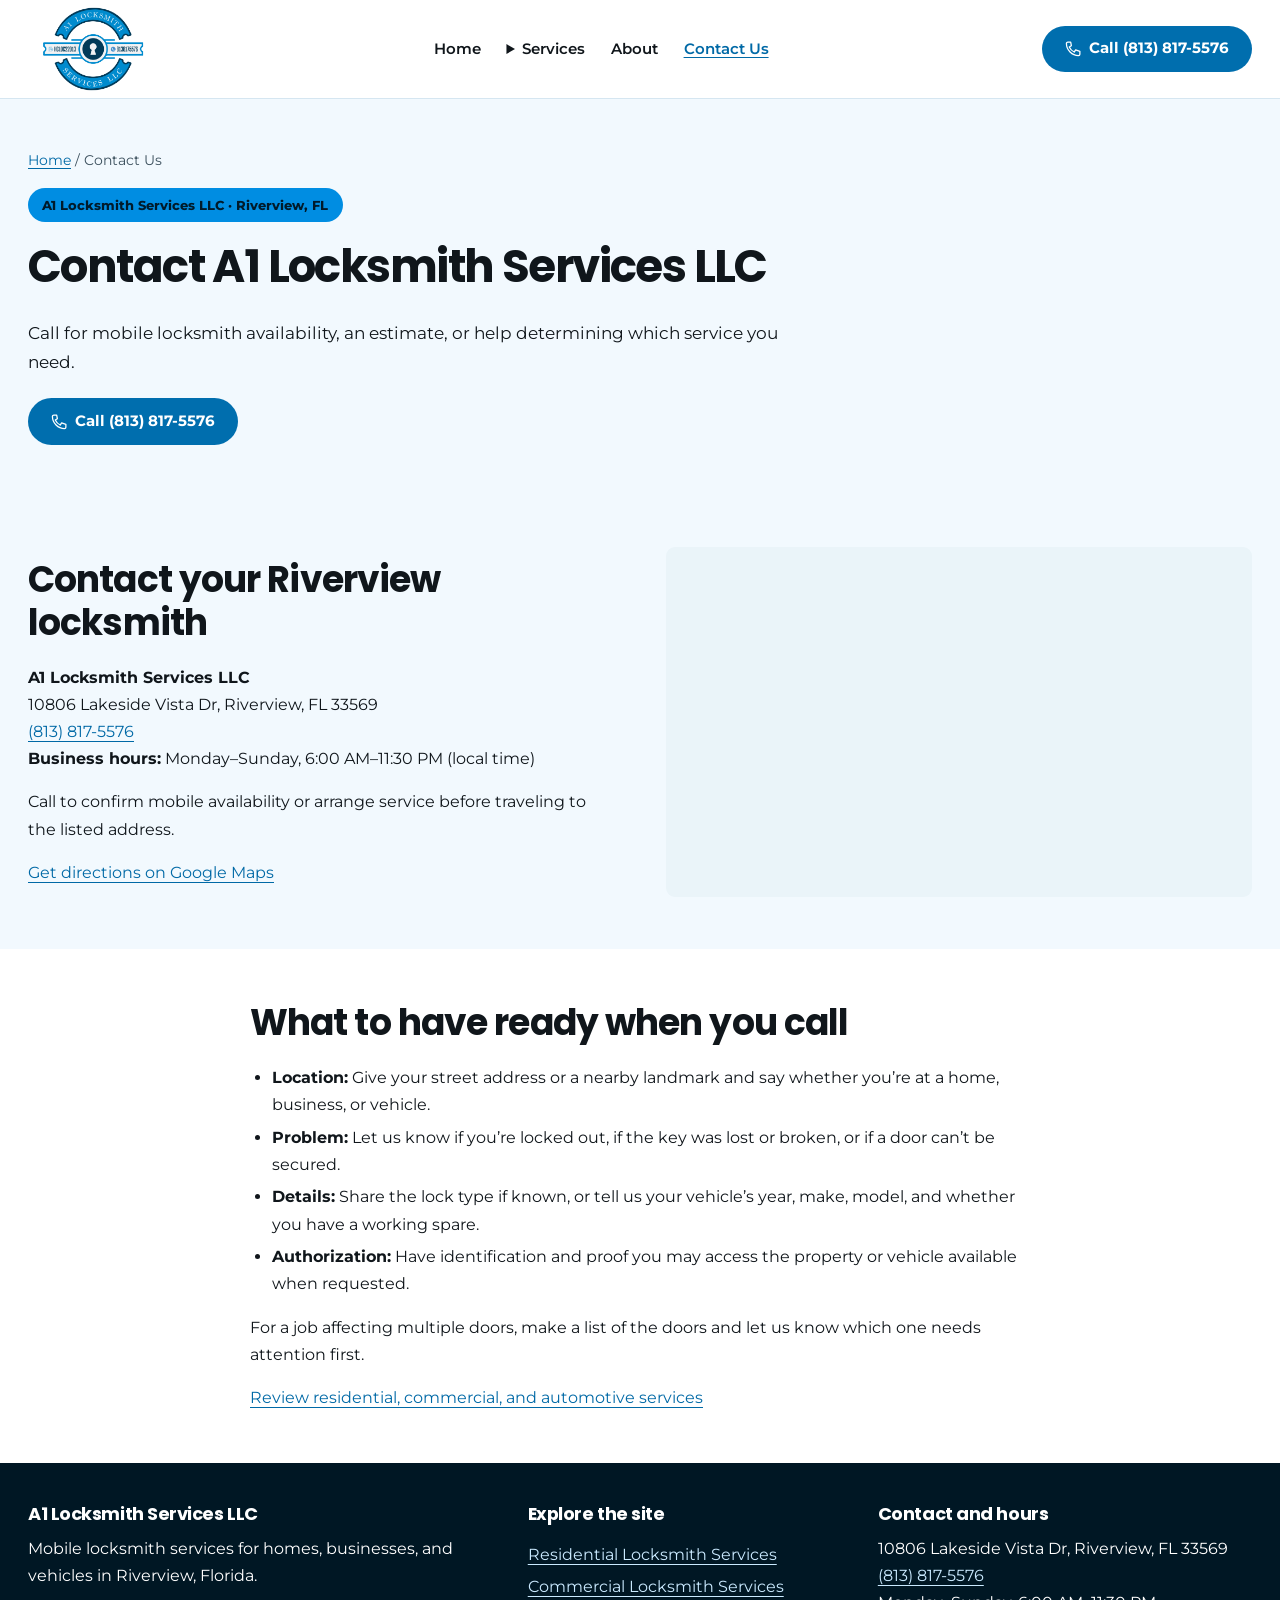
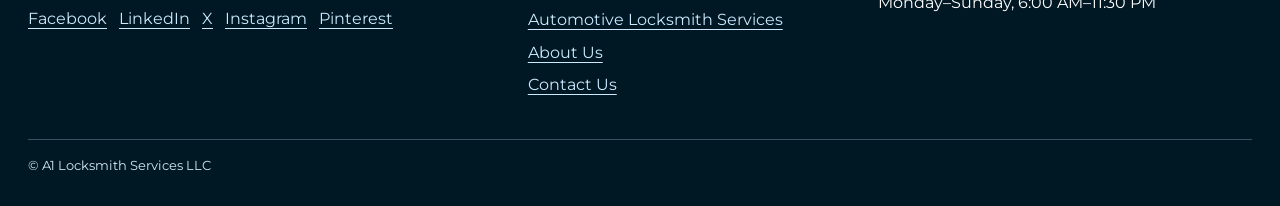
<file: contact.html>
<!doctype html>
<html lang="en-US"><head><meta charset="utf-8"><meta name="viewport" content="width=device-width, initial-scale=1"><title>Contact A1 Locksmith Services LLC | Riverview, FL</title><meta name="description" content="Call A1 Locksmith Services LLC at 813-817-5576. Find our Riverview address, Google map, and daily hours: 6:00 AM to 11:30 PM."><meta property="og:type" content="website"><meta property="og:title" content="Contact A1 Locksmith Services LLC | Riverview, FL"><meta property="og:description" content="Call A1 Locksmith Services LLC at 813-817-5576. Find our Riverview address, Google map, and daily hours: 6:00 AM to 11:30 PM."><meta property="og:locale" content="en_US"><meta name="theme-color" content="#001724"><link rel="icon" href="assets/logo.png" type="image/png"><link rel="stylesheet" href="assets/site.css"><script type="application/ld+json">{"@context": "https://schema.org", "@graph": [{"@type": "Locksmith", "@id": "https://a1locksmithservicesllc.com/#business", "name": "A1 Locksmith Services LLC", "url": "https://a1locksmithservicesllc.com/", "telephone": "+1-813-817-5576", "address": {"@type": "PostalAddress", "streetAddress": "10806 Lakeside Vista Dr", "addressLocality": "Riverview", "addressRegion": "FL", "postalCode": "33569", "addressCountry": "US"}, "areaServed": {"@type": "Place", "name": "Riverview, Florida"}, "openingHoursSpecification": {"@type": "OpeningHoursSpecification", "dayOfWeek": ["Monday", "Tuesday", "Wednesday", "Thursday", "Friday", "Saturday", "Sunday"], "opens": "06:00", "closes": "23:30"}, "sameAs": ["https://www.facebook.com/A1LocksmithServicesLLC", "https://www.linkedin.com/company/a1-locksmith-services-llc/", "https://x.com/a1locksmithllc", "https://www.instagram.com/a1locksmithservices/", "https://www.pinterest.com/a1locksmithservicesllc/"]}]}</script></head><body><a class="skip" href="#main">Skip to content</a><header class="site-header"><div class="wrap navrow"><a class="brand" href="index.html" aria-label="A1 Locksmith Services LLC — Home"><img src="assets/logo.png" width="1536" height="1265" alt=""></a><nav aria-label="Main navigation"><ul class="navlinks"><li><a href="index.html">Home</a></li><li><details><summary>Services</summary><ul class="submenu"><li><a href="services.html">All Locksmith Services</a></li><li><a href="residential-locksmith.html">Residential Locksmith Services</a></li><li><a href="commercial-locksmith.html">Commercial Locksmith Services</a></li><li><a href="automotive-locksmith.html">Automotive Locksmith Services</a></li></ul></details></li><li><a href="about.html">About</a></li><li><a href="contact.html" aria-current="page">Contact Us</a></li></ul></nav><a class="button " href="tel:+18138175576"><svg width="17" height="17" viewBox="0 0 24 24" fill="none" stroke="currentColor" stroke-width="1.8" stroke-linecap="round" stroke-linejoin="round" aria-hidden="true"><path d="M8 3H4c-1 0-2 1-2 2 0 9 8 17 17 17 1 0 2-1 2-2v-4l-6-2-2 3a14 14 0 0 1-7-7l3-2z"/></svg> Call (813) 817-5576</a></div></header><main id="main" tabindex="-1"><section class="hero"><div class="wrap "><div class="measure"><div class="crumb"><a href="index.html">Home</a> / Contact Us</div><span class="label">A1 Locksmith Services LLC · Riverview, FL</span><h1>Contact A1 Locksmith Services LLC</h1><p>Call for mobile locksmith availability, an estimate, or help determining which service you need.</p><div class="actions"><a class="button " href="tel:+18138175576"><svg width="17" height="17" viewBox="0 0 24 24" fill="none" stroke="currentColor" stroke-width="1.8" stroke-linecap="round" stroke-linejoin="round" aria-hidden="true"><path d="M8 3H4c-1 0-2 1-2 2 0 9 8 17 17 17 1 0 2-1 2-2v-4l-6-2-2 3a14 14 0 0 1-7-7l3-2z"/></svg> Call (813) 817-5576</a></div></div></div></section><section class="section tint"><div class="wrap split"><div><h2>Contact your Riverview locksmith</h2><address><strong>A1 Locksmith Services LLC</strong><br>10806 Lakeside Vista Dr, Riverview, FL 33569<br><a href="tel:+18138175576">(813) 817-5576</a></address><p><strong>Business hours:</strong> Monday–Sunday, 6:00 AM–11:30 PM (local time)</p><p>Call to confirm mobile availability or arrange service before traveling to the listed address.</p><a href="https://www.google.com/maps/dir/?api=1&amp;destination=10806%20Lakeside%20Vista%20Dr%2C%20Riverview%2C%20FL%2033569">Get directions on Google Maps</a></div><iframe class="map" title="Map of A1 Locksmith Services LLC in Riverview, Florida" src="https://www.google.com/maps/embed?pb=!1m18!1m12!1m3!1d903144.9644858995!2d-82.4814605!3d27.843303050000003!2m3!1f0!2f0!3f0!3m2!1i1024!2i768!4f13.1!3m3!1m2!1s0x62af58e8c284b43d%3A0x87a677e9996f589a!2sA1%20Locksmith%20Services%20LLC!5e0!3m2!1sen!2sus!4v1739795015824!5m2!1sen!2sus" width="600" height="450" allowfullscreen loading="lazy" referrerpolicy="no-referrer-when-downgrade"></iframe></div></section><section class="section"><div class="wrap measure"><h2>What to have ready when you call</h2><ul><li><strong>Location:</strong> Give your street address or a nearby landmark and say whether you’re at a home, business, or vehicle.</li><li><strong>Problem:</strong> Let us know if you’re locked out, if the key was lost or broken, or if a door can’t be secured.</li><li><strong>Details:</strong> Share the lock type if known, or tell us your vehicle’s year, make, model, and whether you have a working spare.</li><li><strong>Authorization:</strong> Have identification and proof you may access the property or vehicle available when requested.</li></ul><p>For a job affecting multiple doors, make a list of the doors and let us know which one needs attention first.</p><a href="services.html">Review residential, commercial, and automotive services</a></div></section></main><footer class="site-footer"><div class="wrap"><div class="footgrid"><div><h2>A1 Locksmith Services LLC</h2><p>Mobile locksmith services for homes, businesses, and vehicles in Riverview, Florida.</p><div class="social" aria-label="Social profiles"><a href="https://www.facebook.com/A1LocksmithServicesLLC">Facebook</a> <a href="https://www.linkedin.com/company/a1-locksmith-services-llc/">LinkedIn</a> <a href="https://x.com/a1locksmithllc">X</a> <a href="https://www.instagram.com/a1locksmithservices/">Instagram</a> <a href="https://www.pinterest.com/a1locksmithservicesllc/">Pinterest</a></div></div><div><h2>Explore the site</h2><ul><li><a href="residential-locksmith.html">Residential Locksmith Services</a></li><li><a href="commercial-locksmith.html">Commercial Locksmith Services</a></li><li><a href="automotive-locksmith.html">Automotive Locksmith Services</a></li><li><a href="about.html">About Us</a></li><li><a href="contact.html">Contact Us</a></li></ul></div><div><h2>Contact and hours</h2><address>10806 Lakeside Vista Dr, Riverview, FL 33569<br><a href="tel:+18138175576">(813) 817-5576</a></address><p>Monday–Sunday, 6:00 AM–11:30 PM</p></div></div><p class="copyright">© A1 Locksmith Services LLC</p></div></footer></body></html>
</file>
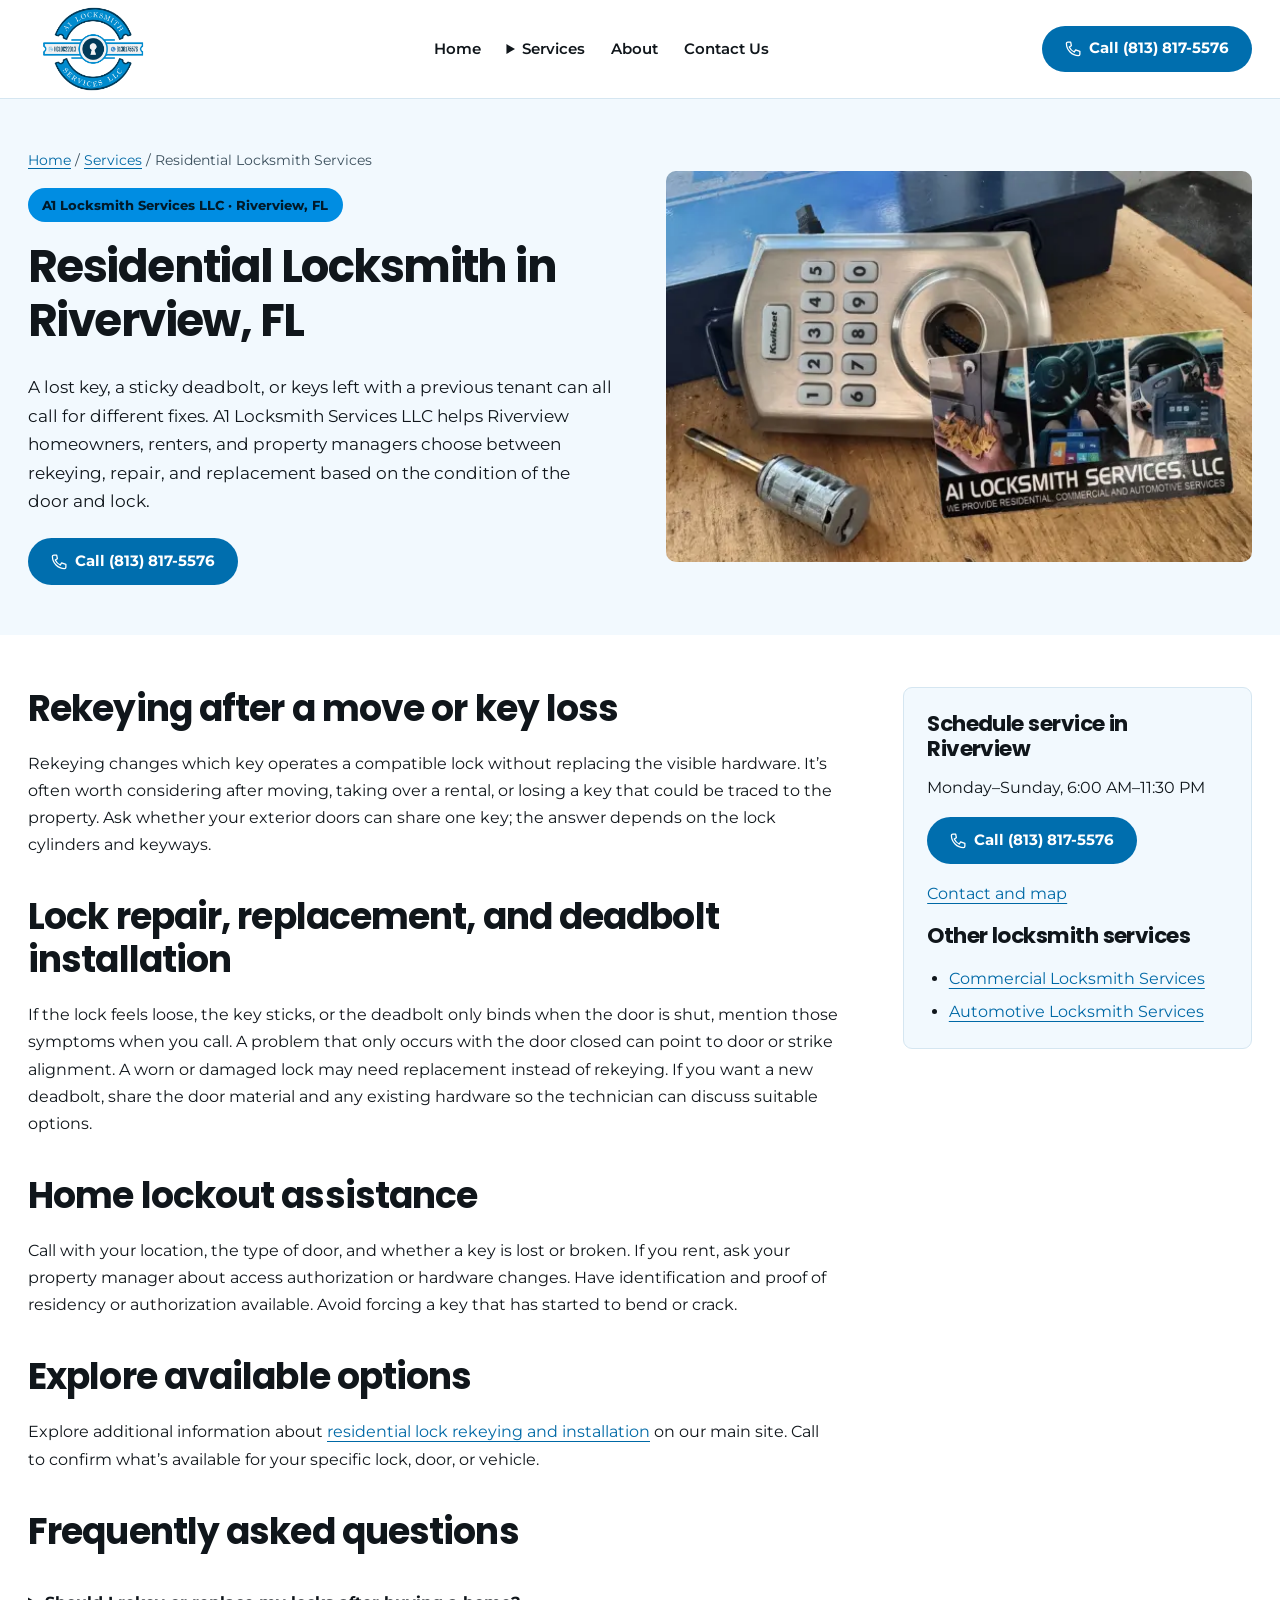
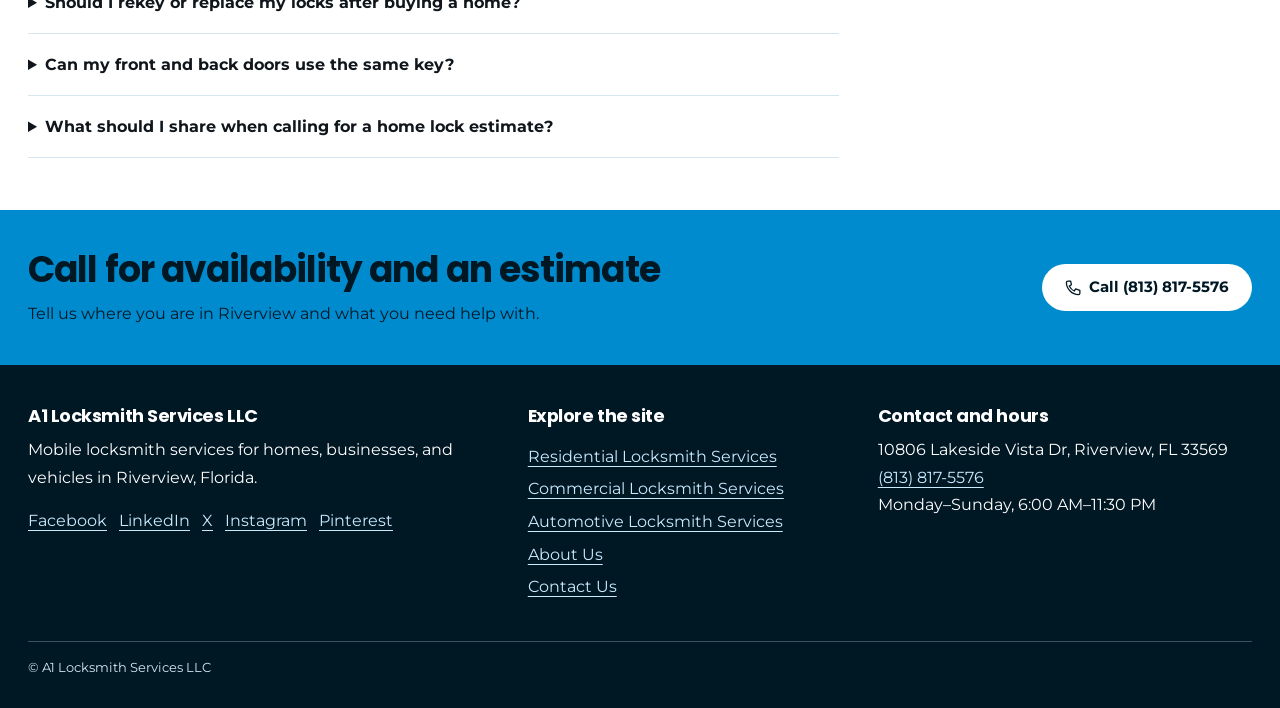
<file: residential-locksmith.html>
<!doctype html>
<html lang="en-US"><head><meta charset="utf-8"><meta name="viewport" content="width=device-width, initial-scale=1"><title>Residential Locksmith in Riverview, FL | A1 Locksmith</title><meta name="description" content="Get help with a home lockout, rekey door locks after a move, or replace a worn lock or deadbolt. Mobile service in Riverview, FL. Call 813-817-5576 to check availability."><meta property="og:type" content="website"><meta property="og:title" content="Residential Locksmith in Riverview, FL | A1 Locksmith"><meta property="og:description" content="Get help with a home lockout, rekey door locks after a move, or replace a worn lock or deadbolt. Mobile service in Riverview, FL. Call 813-817-5576 to check availability."><meta property="og:locale" content="en_US"><meta name="theme-color" content="#001724"><link rel="icon" href="assets/logo.png" type="image/png"><link rel="stylesheet" href="assets/site.css"><script type="application/ld+json">{"@context": "https://schema.org", "@graph": [{"@type": "Locksmith", "@id": "https://a1locksmithservicesllc.com/#business", "name": "A1 Locksmith Services LLC", "url": "https://a1locksmithservicesllc.com/", "telephone": "+1-813-817-5576", "address": {"@type": "PostalAddress", "streetAddress": "10806 Lakeside Vista Dr", "addressLocality": "Riverview", "addressRegion": "FL", "postalCode": "33569", "addressCountry": "US"}, "areaServed": {"@type": "Place", "name": "Riverview, Florida"}, "openingHoursSpecification": {"@type": "OpeningHoursSpecification", "dayOfWeek": ["Monday", "Tuesday", "Wednesday", "Thursday", "Friday", "Saturday", "Sunday"], "opens": "06:00", "closes": "23:30"}, "sameAs": ["https://www.facebook.com/A1LocksmithServicesLLC", "https://www.linkedin.com/company/a1-locksmith-services-llc/", "https://x.com/a1locksmithllc", "https://www.instagram.com/a1locksmithservices/", "https://www.pinterest.com/a1locksmithservicesllc/"]}, {"@type": "Service", "name": "Residential Locksmith Services", "serviceType": "Residential Locksmith Services", "provider": {"@id": "https://a1locksmithservicesllc.com/#business"}, "areaServed": {"@type": "Place", "name": "Riverview, Florida"}, "description": "Get help with a home lockout, rekey door locks after a move, or replace a worn lock or deadbolt. Mobile service in Riverview, FL. Call 813-817-5576 to check availability."}]}</script></head><body><a class="skip" href="#main">Skip to content</a><header class="site-header"><div class="wrap navrow"><a class="brand" href="index.html" aria-label="A1 Locksmith Services LLC — Home"><img src="assets/logo.png" width="1536" height="1265" alt=""></a><nav aria-label="Main navigation"><ul class="navlinks"><li><a href="index.html">Home</a></li><li><details><summary>Services</summary><ul class="submenu"><li><a href="services.html">All Locksmith Services</a></li><li><a href="residential-locksmith.html" aria-current="page">Residential Locksmith Services</a></li><li><a href="commercial-locksmith.html">Commercial Locksmith Services</a></li><li><a href="automotive-locksmith.html">Automotive Locksmith Services</a></li></ul></details></li><li><a href="about.html">About</a></li><li><a href="contact.html">Contact Us</a></li></ul></nav><a class="button " href="tel:+18138175576"><svg width="17" height="17" viewBox="0 0 24 24" fill="none" stroke="currentColor" stroke-width="1.8" stroke-linecap="round" stroke-linejoin="round" aria-hidden="true"><path d="M8 3H4c-1 0-2 1-2 2 0 9 8 17 17 17 1 0 2-1 2-2v-4l-6-2-2 3a14 14 0 0 1-7-7l3-2z"/></svg> Call (813) 817-5576</a></div></header><main id="main" tabindex="-1"><section class="hero"><div class="wrap split"><div class="measure"><div class="crumb"><a href="index.html">Home</a> / <a href=services.html>Services</a> / Residential Locksmith Services</div><span class="label">A1 Locksmith Services LLC · Riverview, FL</span><h1>Residential Locksmith in Riverview, FL</h1><p>A lost key, a sticky deadbolt, or keys left with a previous tenant can all call for different fixes. A1 Locksmith Services LLC helps Riverview homeowners, renters, and property managers choose between rekeying, repair, and replacement based on the condition of the door and lock.</p><div class="actions"><a class="button " href="tel:+18138175576"><svg width="17" height="17" viewBox="0 0 24 24" fill="none" stroke="currentColor" stroke-width="1.8" stroke-linecap="round" stroke-linejoin="round" aria-hidden="true"><path d="M8 3H4c-1 0-2 1-2 2 0 9 8 17 17 17 1 0 2-1 2-2v-4l-6-2-2 3a14 14 0 0 1-7-7l3-2z"/></svg> Call (813) 817-5576</a></div></div><img class="hero-photo" src="assets/Residential-Lock-Rekeying-1.webp" width="575" height="383" alt="Residential keypad deadbolt and lock cylinder on a workbench" fetchpriority=high decoding="async"></div></section><div class="section"><div class="wrap content-grid"><article class="prose"><section><h2>Rekeying after a move or key loss</h2><p>Rekeying changes which key operates a compatible lock without replacing the visible hardware. It’s often worth considering after moving, taking over a rental, or losing a key that could be traced to the property. Ask whether your exterior doors can share one key; the answer depends on the lock cylinders and keyways.</p></section><section><h2>Lock repair, replacement, and deadbolt installation</h2><p>If the lock feels loose, the key sticks, or the deadbolt only binds when the door is shut, mention those symptoms when you call. A problem that only occurs with the door closed can point to door or strike alignment. A worn or damaged lock may need replacement instead of rekeying. If you want a new deadbolt, share the door material and any existing hardware so the technician can discuss suitable options.</p></section><section><h2>Home lockout assistance</h2><p>Call with your location, the type of door, and whether a key is lost or broken. If you rent, ask your property manager about access authorization or hardware changes. Have identification and proof of residency or authorization available. Avoid forcing a key that has started to bend or crack.</p></section><section><h2>Explore available options</h2><p>Explore additional information about <a href="https://a1locksmithservicesllc.com/residential-locksmith/">residential lock rekeying and installation</a> on our main site. Call to confirm what’s available for your specific lock, door, or vehicle.</p></section><section class="faqs"><h2>Frequently asked questions</h2><details><summary>Should I rekey or replace my locks after buying a home?</summary><p>Consider rekeying if the locks work smoothly and suit the doors. Compare replacement when the hardware is damaged, difficult to use, or no longer meets your needs.</p></details><details><summary>Can my front and back doors use the same key?</summary><p>Possibly. The existing locks need compatible cylinders and keyways. A technician can check both before you decide.</p></details><details><summary>What should I share when calling for a home lock estimate?</summary><p>Give your Riverview location, number of doors, the symptoms, and the lock brand if known. Photos of the door and hardware can help clarify the scope if requested.</p></details></section></article><aside class="aside"><h2>Schedule service in Riverview</h2><p>Monday–Sunday, 6:00 AM–11:30 PM</p><a class="button " href="tel:+18138175576"><svg width="17" height="17" viewBox="0 0 24 24" fill="none" stroke="currentColor" stroke-width="1.8" stroke-linecap="round" stroke-linejoin="round" aria-hidden="true"><path d="M8 3H4c-1 0-2 1-2 2 0 9 8 17 17 17 1 0 2-1 2-2v-4l-6-2-2 3a14 14 0 0 1-7-7l3-2z"/></svg> Call (813) 817-5576</a><p style="margin-top:1rem"><a href="contact.html">Contact and map</a></p><h2>Other locksmith services</h2><ul><li><a href="commercial-locksmith.html">Commercial Locksmith Services</a></li><li><a href="automotive-locksmith.html">Automotive Locksmith Services</a></li></ul></aside></div></div><section class="strip"><div class="wrap"><div><h2>Call for availability and an estimate</h2><p>Tell us where you are in Riverview and what you need help with.</p></div><a class="button white" href="tel:+18138175576"><svg width="17" height="17" viewBox="0 0 24 24" fill="none" stroke="currentColor" stroke-width="1.8" stroke-linecap="round" stroke-linejoin="round" aria-hidden="true"><path d="M8 3H4c-1 0-2 1-2 2 0 9 8 17 17 17 1 0 2-1 2-2v-4l-6-2-2 3a14 14 0 0 1-7-7l3-2z"/></svg> Call (813) 817-5576</a></div></section></main><footer class="site-footer"><div class="wrap"><div class="footgrid"><div><h2>A1 Locksmith Services LLC</h2><p>Mobile locksmith services for homes, businesses, and vehicles in Riverview, Florida.</p><div class="social" aria-label="Social profiles"><a href="https://www.facebook.com/A1LocksmithServicesLLC">Facebook</a> <a href="https://www.linkedin.com/company/a1-locksmith-services-llc/">LinkedIn</a> <a href="https://x.com/a1locksmithllc">X</a> <a href="https://www.instagram.com/a1locksmithservices/">Instagram</a> <a href="https://www.pinterest.com/a1locksmithservicesllc/">Pinterest</a></div></div><div><h2>Explore the site</h2><ul><li><a href="residential-locksmith.html">Residential Locksmith Services</a></li><li><a href="commercial-locksmith.html">Commercial Locksmith Services</a></li><li><a href="automotive-locksmith.html">Automotive Locksmith Services</a></li><li><a href="about.html">About Us</a></li><li><a href="contact.html">Contact Us</a></li></ul></div><div><h2>Contact and hours</h2><address>10806 Lakeside Vista Dr, Riverview, FL 33569<br><a href="tel:+18138175576">(813) 817-5576</a></address><p>Monday–Sunday, 6:00 AM–11:30 PM</p></div></div><p class="copyright">© A1 Locksmith Services LLC</p></div></footer></body></html>
</file>
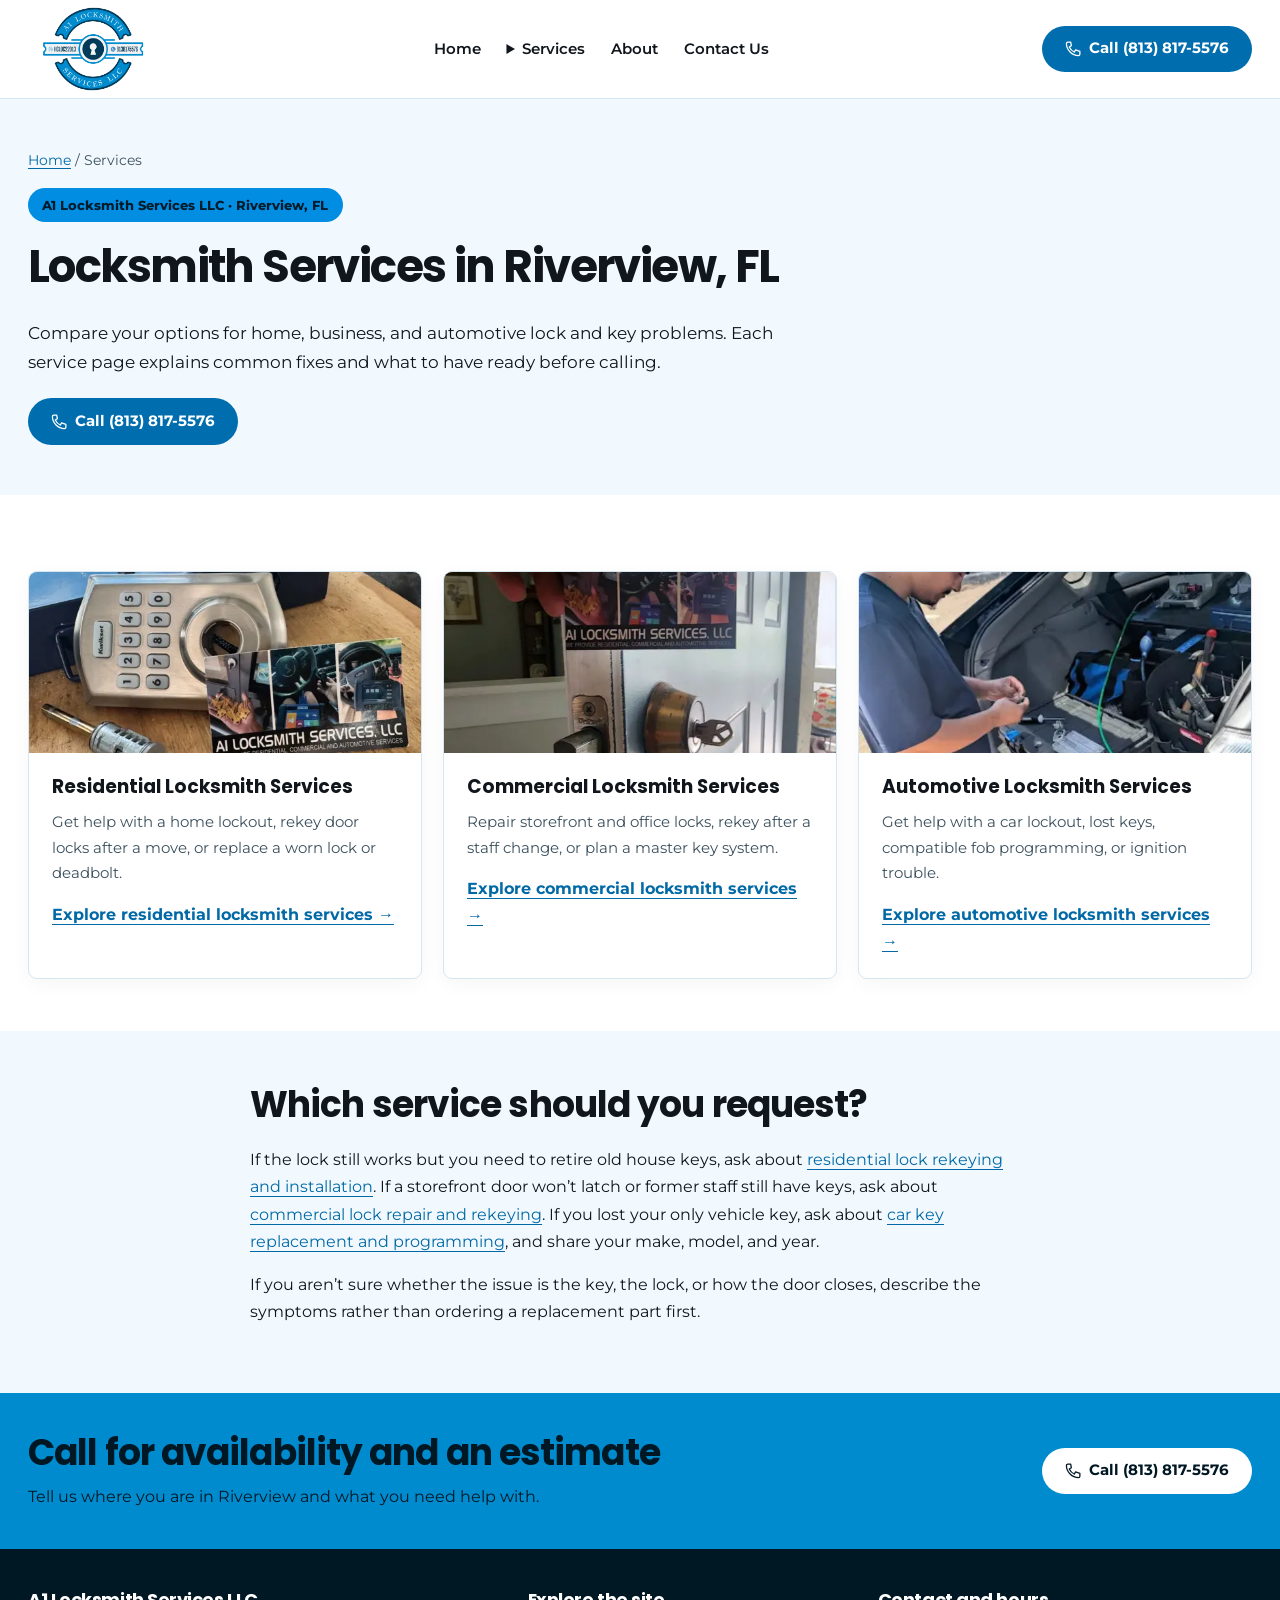
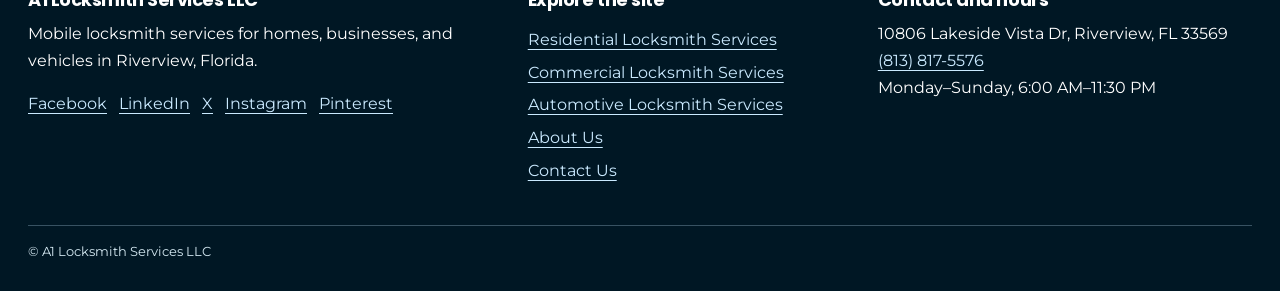
<file: services.html>
<!doctype html>
<html lang="en-US"><head><meta charset="utf-8"><meta name="viewport" content="width=device-width, initial-scale=1"><title>Locksmith Services in Riverview, FL | A1 Locksmith</title><meta name="description" content="Compare residential, commercial, and automotive locksmith services in Riverview, FL, from home rekeying and storefront repairs to car key replacement."><meta property="og:type" content="website"><meta property="og:title" content="Locksmith Services in Riverview, FL | A1 Locksmith"><meta property="og:description" content="Compare residential, commercial, and automotive locksmith services in Riverview, FL, from home rekeying and storefront repairs to car key replacement."><meta property="og:locale" content="en_US"><meta name="theme-color" content="#001724"><link rel="icon" href="assets/logo.png" type="image/png"><link rel="stylesheet" href="assets/site.css"><script type="application/ld+json">{"@context": "https://schema.org", "@graph": [{"@type": "Locksmith", "@id": "https://a1locksmithservicesllc.com/#business", "name": "A1 Locksmith Services LLC", "url": "https://a1locksmithservicesllc.com/", "telephone": "+1-813-817-5576", "address": {"@type": "PostalAddress", "streetAddress": "10806 Lakeside Vista Dr", "addressLocality": "Riverview", "addressRegion": "FL", "postalCode": "33569", "addressCountry": "US"}, "areaServed": {"@type": "Place", "name": "Riverview, Florida"}, "openingHoursSpecification": {"@type": "OpeningHoursSpecification", "dayOfWeek": ["Monday", "Tuesday", "Wednesday", "Thursday", "Friday", "Saturday", "Sunday"], "opens": "06:00", "closes": "23:30"}, "sameAs": ["https://www.facebook.com/A1LocksmithServicesLLC", "https://www.linkedin.com/company/a1-locksmith-services-llc/", "https://x.com/a1locksmithllc", "https://www.instagram.com/a1locksmithservices/", "https://www.pinterest.com/a1locksmithservicesllc/"]}]}</script></head><body><a class="skip" href="#main">Skip to content</a><header class="site-header"><div class="wrap navrow"><a class="brand" href="index.html" aria-label="A1 Locksmith Services LLC — Home"><img src="assets/logo.png" width="1536" height="1265" alt=""></a><nav aria-label="Main navigation"><ul class="navlinks"><li><a href="index.html">Home</a></li><li><details><summary>Services</summary><ul class="submenu"><li><a href="services.html" aria-current="page">All Locksmith Services</a></li><li><a href="residential-locksmith.html">Residential Locksmith Services</a></li><li><a href="commercial-locksmith.html">Commercial Locksmith Services</a></li><li><a href="automotive-locksmith.html">Automotive Locksmith Services</a></li></ul></details></li><li><a href="about.html">About</a></li><li><a href="contact.html">Contact Us</a></li></ul></nav><a class="button " href="tel:+18138175576"><svg width="17" height="17" viewBox="0 0 24 24" fill="none" stroke="currentColor" stroke-width="1.8" stroke-linecap="round" stroke-linejoin="round" aria-hidden="true"><path d="M8 3H4c-1 0-2 1-2 2 0 9 8 17 17 17 1 0 2-1 2-2v-4l-6-2-2 3a14 14 0 0 1-7-7l3-2z"/></svg> Call (813) 817-5576</a></div></header><main id="main" tabindex="-1"><section class="hero"><div class="wrap "><div class="measure"><div class="crumb"><a href="index.html">Home</a> / Services</div><span class="label">A1 Locksmith Services LLC · Riverview, FL</span><h1>Locksmith Services in Riverview, FL</h1><p>Compare your options for home, business, and automotive lock and key problems. Each service page explains common fixes and what to have ready before calling.</p><div class="actions"><a class="button " href="tel:+18138175576"><svg width="17" height="17" viewBox="0 0 24 24" fill="none" stroke="currentColor" stroke-width="1.8" stroke-linecap="round" stroke-linejoin="round" aria-hidden="true"><path d="M8 3H4c-1 0-2 1-2 2 0 9 8 17 17 17 1 0 2-1 2-2v-4l-6-2-2 3a14 14 0 0 1-7-7l3-2z"/></svg> Call (813) 817-5576</a></div></div></div></section><section class="section"><div class="wrap"><div class="grid"><article class="card"><img class="" src="assets/Residential-Lock-Rekeying-1.webp" width="575" height="383" alt="Residential keypad deadbolt and lock cylinder on a workbench" loading=lazy decoding="async"><div class="pad"><h3>Residential Locksmith Services</h3><p>Get help with a home lockout, rekey door locks after a move, or replace a worn lock or deadbolt.</p><a href="residential-locksmith.html">Explore residential locksmith services →</a></div></article><article class="card"><img class="" src="assets/Commercial-Lock-Repai.webp" width="575" height="383" alt="Commercial door lock and latch hardware" loading=lazy decoding="async"><div class="pad"><h3>Commercial Locksmith Services</h3><p>Repair storefront and office locks, rekey after a staff change, or plan a master key system.</p><a href="commercial-locksmith.html">Explore commercial locksmith services →</a></div></article><article class="card"><img class="" src="assets/Car-Key-Replacement.webp" width="575" height="383" alt="Automotive locksmith working beside a vehicle" loading=lazy decoding="async"><div class="pad"><h3>Automotive Locksmith Services</h3><p>Get help with a car lockout, lost keys, compatible fob programming, or ignition trouble.</p><a href="automotive-locksmith.html">Explore automotive locksmith services →</a></div></article></div></div></section><section class="section tint"><div class="wrap measure"><h2>Which service should you request?</h2><p>If the lock still works but you need to retire old house keys, ask about <a href="https://a1locksmithservicesllc.com/residential-locksmith/">residential lock rekeying and installation</a>. If a storefront door won’t latch or former staff still have keys, ask about <a href="https://a1locksmithservicesllc.com/commercial-locksmith/">commercial lock repair and rekeying</a>. If you lost your only vehicle key, ask about <a href="https://a1locksmithservicesllc.com/automotive-locksmith/">car key replacement and programming</a>, and share your make, model, and year.</p><p>If you aren’t sure whether the issue is the key, the lock, or how the door closes, describe the symptoms rather than ordering a replacement part first.</p></div></section><section class="strip"><div class="wrap"><div><h2>Call for availability and an estimate</h2><p>Tell us where you are in Riverview and what you need help with.</p></div><a class="button white" href="tel:+18138175576"><svg width="17" height="17" viewBox="0 0 24 24" fill="none" stroke="currentColor" stroke-width="1.8" stroke-linecap="round" stroke-linejoin="round" aria-hidden="true"><path d="M8 3H4c-1 0-2 1-2 2 0 9 8 17 17 17 1 0 2-1 2-2v-4l-6-2-2 3a14 14 0 0 1-7-7l3-2z"/></svg> Call (813) 817-5576</a></div></section></main><footer class="site-footer"><div class="wrap"><div class="footgrid"><div><h2>A1 Locksmith Services LLC</h2><p>Mobile locksmith services for homes, businesses, and vehicles in Riverview, Florida.</p><div class="social" aria-label="Social profiles"><a href="https://www.facebook.com/A1LocksmithServicesLLC">Facebook</a> <a href="https://www.linkedin.com/company/a1-locksmith-services-llc/">LinkedIn</a> <a href="https://x.com/a1locksmithllc">X</a> <a href="https://www.instagram.com/a1locksmithservices/">Instagram</a> <a href="https://www.pinterest.com/a1locksmithservicesllc/">Pinterest</a></div></div><div><h2>Explore the site</h2><ul><li><a href="residential-locksmith.html">Residential Locksmith Services</a></li><li><a href="commercial-locksmith.html">Commercial Locksmith Services</a></li><li><a href="automotive-locksmith.html">Automotive Locksmith Services</a></li><li><a href="about.html">About Us</a></li><li><a href="contact.html">Contact Us</a></li></ul></div><div><h2>Contact and hours</h2><address>10806 Lakeside Vista Dr, Riverview, FL 33569<br><a href="tel:+18138175576">(813) 817-5576</a></address><p>Monday–Sunday, 6:00 AM–11:30 PM</p></div></div><p class="copyright">© A1 Locksmith Services LLC</p></div></footer></body></html>
</file>
<file: assets/site.css>
:root{--blue:#008de2;--link:#0069a6;--navy:#001724;--ink:#10161b;--muted:#3c505d;--wash:#f2f9fe;--line:#d5e6f1;--body:Montserrat,Arial,sans-serif;--head:Poppins,Arial,sans-serif}*{box-sizing:border-box}body{margin:0;color:var(--ink);font:400 16px/1.7 var(--body)}img{max-width:100%;height:auto;display:block}a{color:var(--link);text-underline-offset:.22em}a:hover{text-decoration:none}a:focus-visible,summary:focus-visible{outline:3px solid #ef9c31;outline-offset:4px}h1,h2,h3{font-family:var(--head);line-height:1.2;margin:0 0 .55em}h1{font-size:clamp(2.05rem,4vw,2.82rem);letter-spacing:-.035em}h2{font-size:clamp(1.65rem,3.2vw,2.25rem);letter-spacing:-.025em}h3{font-size:1.17rem}p{margin:0 0 1em}ul,ol{padding-left:1.35em}li+li{margin-top:.34em}.wrap{width:min(1300px,calc(100% - 56px));margin-inline:auto}.measure{max-width:780px}.skip{position:absolute;top:-100px;background:#fff;padding:.6rem;z-index:3}.skip:focus{top:5px}.site-header{background:#fff;border-bottom:1px solid var(--line);position:relative;z-index:2}.navrow{display:flex;min-height:98px;gap:25px;align-items:center;justify-content:space-between}.brand img{width:132px;height:86px;object-fit:contain}.navlinks{list-style:none;display:flex;align-items:center;flex-wrap:wrap;gap:clamp(12px,2vw,30px);padding:0;margin:0}.navlinks li{margin:0}.navlinks a,.navlinks summary{font-size:.94rem;font-weight:600;color:var(--ink);text-decoration:none}.navlinks [aria-current=page],.navlinks a:hover{color:var(--link);text-decoration:underline}.navlinks details{position:relative}.navlinks summary{cursor:pointer}.submenu{background:#fff;border:1px solid var(--line);box-shadow:0 10px 22px #00172416;position:absolute;top:calc(100% + 9px);left:-14px;width:max-content;min-width:225px;padding:10px 0;list-style:none}.submenu a{display:block;padding:7px 14px}.button{display:inline-flex;align-items:center;justify-content:center;gap:.5em;text-decoration:none;border-radius:40px;padding:.72rem 1.35rem;font-size:.92rem;font-weight:700;background:#006eae;color:white;line-height:1.45;border:1px solid transparent;min-height:44px}.button:hover{background:#005a90}.button.ghost{background:white;color:var(--link);border-color:var(--link)}.button.ghost:hover{background:var(--wash)}.button.white{background:#fff;color:var(--navy)}.actions{display:flex;gap:12px;flex-wrap:wrap;margin-top:1.4rem}.hero{background:var(--wash);padding:50px 0}.split{display:grid;grid-template-columns:1fr 1fr;align-items:center;gap:clamp(24px,4vw,65px)}.hero-photo{width:100%;max-height:440px;object-fit:cover;border-radius:10px}.hero p,.lead{font-size:1.05rem}.label{display:inline-block;margin-bottom:1.15rem;background:var(--blue);color:#001b2b;border-radius:32px;padding:.35rem .9rem;font-size:.82rem;font-weight:750}.accent{color:var(--link)}.checks{list-style:none;padding-left:0;margin:1.15rem 0}.checks li{padding-left:1.45rem;position:relative}.checks li:before{content:'✓';color:var(--link);font-weight:800;position:absolute;left:0}.section{padding:52px 0}.tint{background:var(--wash)}.center{text-align:center}.center .lead{margin-inline:auto;max-width:760px}.grid{display:grid;grid-template-columns:repeat(3,minmax(0,1fr));gap:21px;margin-top:24px}.card{border:1px solid var(--line);border-radius:9px;background:#fff;overflow:hidden;box-shadow:0 5px 20px #0017240a}.card>img{width:100%;aspect-ratio:2.16;object-fit:cover}.pad{padding:23px}.card p{font-size:.94rem;color:var(--muted)}.card a{font-weight:700}.strip{background:#008bce;color:#001724;padding:38px 0}.strip .wrap{display:flex;align-items:center;justify-content:space-between;gap:25px}.strip h2{margin-bottom:.25em}.strip p{margin:0}.crumb{font-size:.85rem;margin-bottom:1rem;color:var(--muted)}.content-grid{display:grid;grid-template-columns:minmax(0,1fr) minmax(255px,.43fr);gap:clamp(25px,5vw,70px);align-items:start}.prose section+section{margin-top:2.3rem}.aside{background:var(--wash);border:1px solid var(--line);border-radius:9px;padding:23px}.aside h2{font-size:1.35rem}.aside ul{margin-bottom:0}.faqs details{border-bottom:1px solid var(--line);padding:.85rem 0}.faqs summary{cursor:pointer;font-weight:700;padding:.2rem 0}.faqs p{margin:.5rem 0}.map{width:100%;height:350px;border:0;border-radius:9px;display:block;background:#eaf4f9}address{font-style:normal}.site-footer{background:var(--navy);color:#fff;padding:40px 0 15px}.site-footer a{color:#caeaff}.footgrid{display:grid;grid-template-columns:1.25fr .85fr 1fr;gap:32px}.footgrid h2{font-size:1.12rem}.footgrid ul{padding:0;list-style:none}.social{display:flex;flex-wrap:wrap;gap:5px 12px}.copyright{border-top:1px solid #385262;margin-top:25px;padding-top:14px;font-size:.84rem;color:#d4e9f2}.muted{color:var(--muted)}@media(max-width:860px){.navrow{flex-wrap:wrap;gap:4px;padding:6px 0 12px}.navrow nav{order:3;width:100%}.navlinks{gap:12px 20px}.brand img{width:107px;height:68px}.wrap{width:calc(100% - 36px)}.grid{gap:13px}.pad{padding:15px}.footgrid{gap:18px}}@media(max-width:670px){.split,.grid,.content-grid,.footgrid{grid-template-columns:1fr}.hero,.section{padding:34px 0}.strip .wrap{display:block}.strip .button{margin-top:14px}.hero-photo{max-height:350px}.grid{gap:17px}.pad{padding:20px}.map{height:305px}.crumb{margin-bottom:.7rem}}
@font-face{font-family:Poppins;src:url(poppins-700.woff2) format("woff2");font-style:normal;font-weight:700;font-display:swap}@font-face{font-family:Montserrat;src:url(montserrat.woff2) format("woff2");font-style:normal;font-weight:100 900;font-display:swap}
</file>
